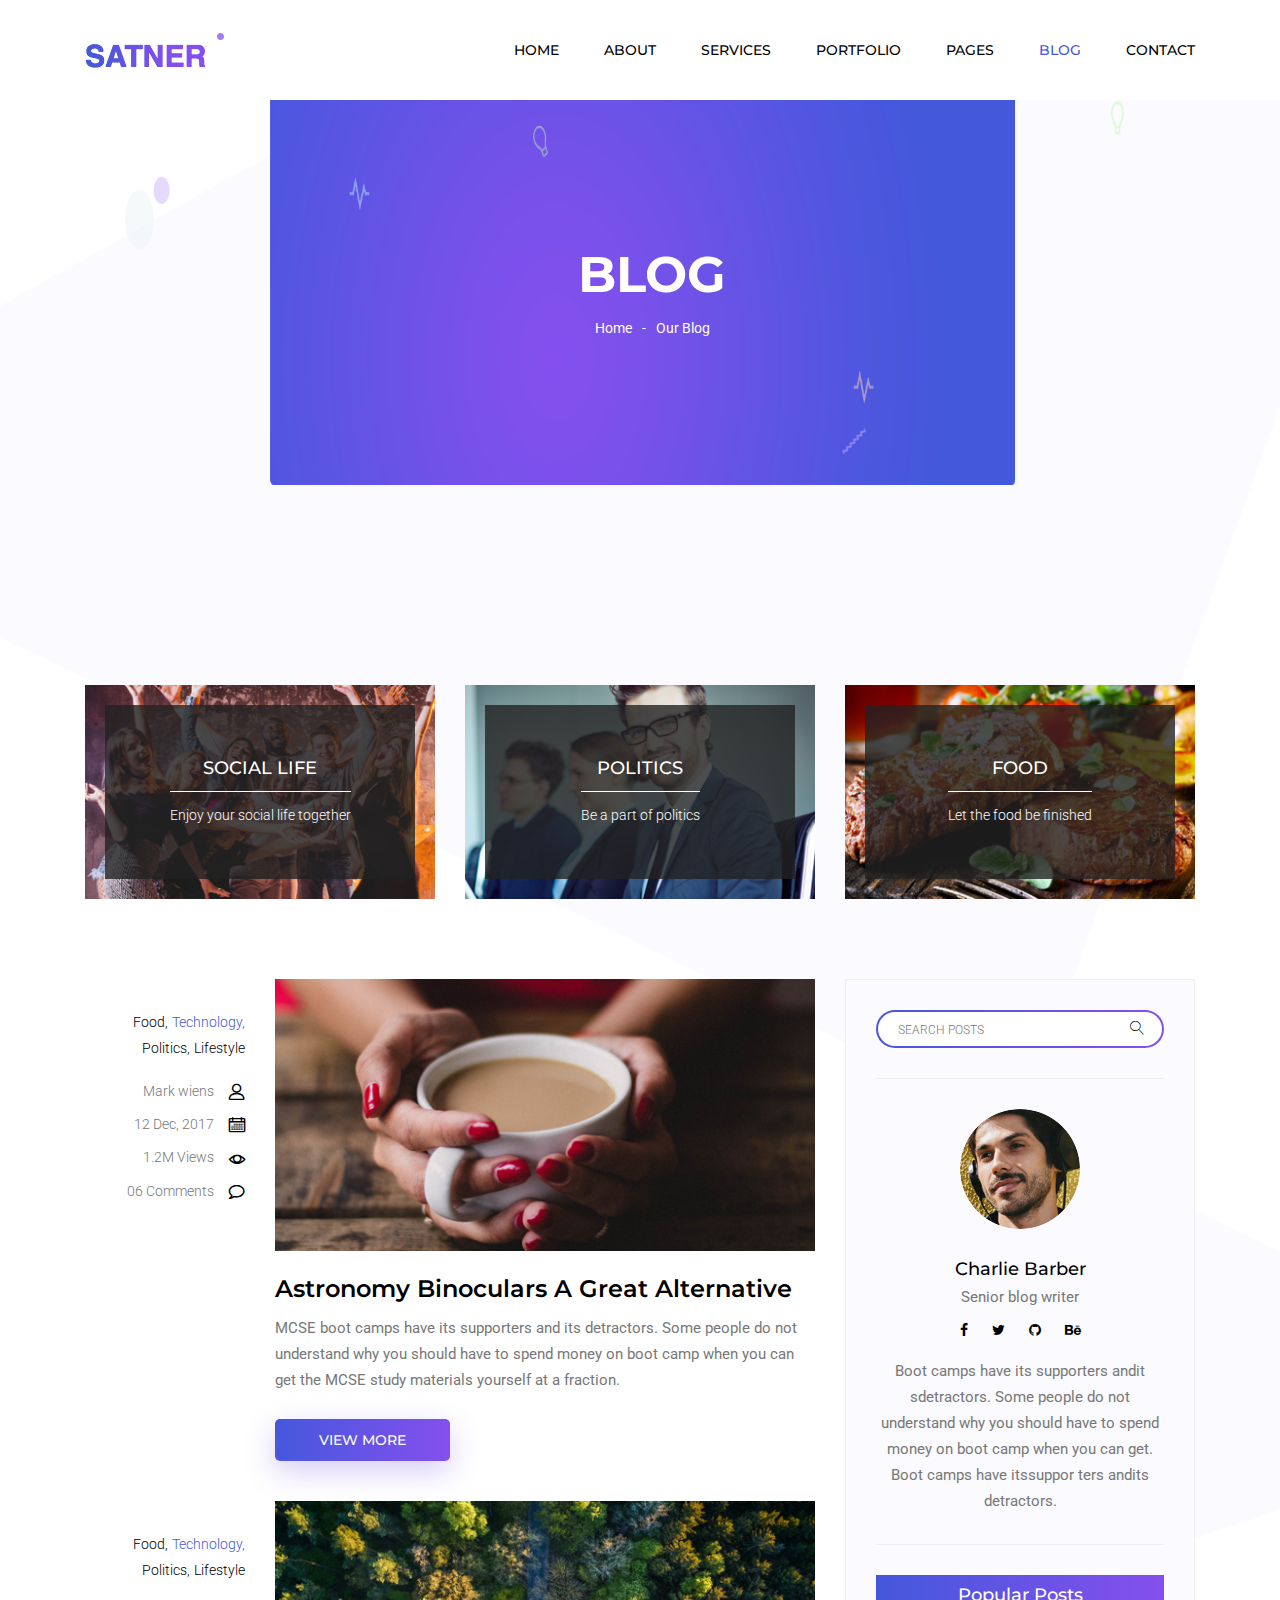
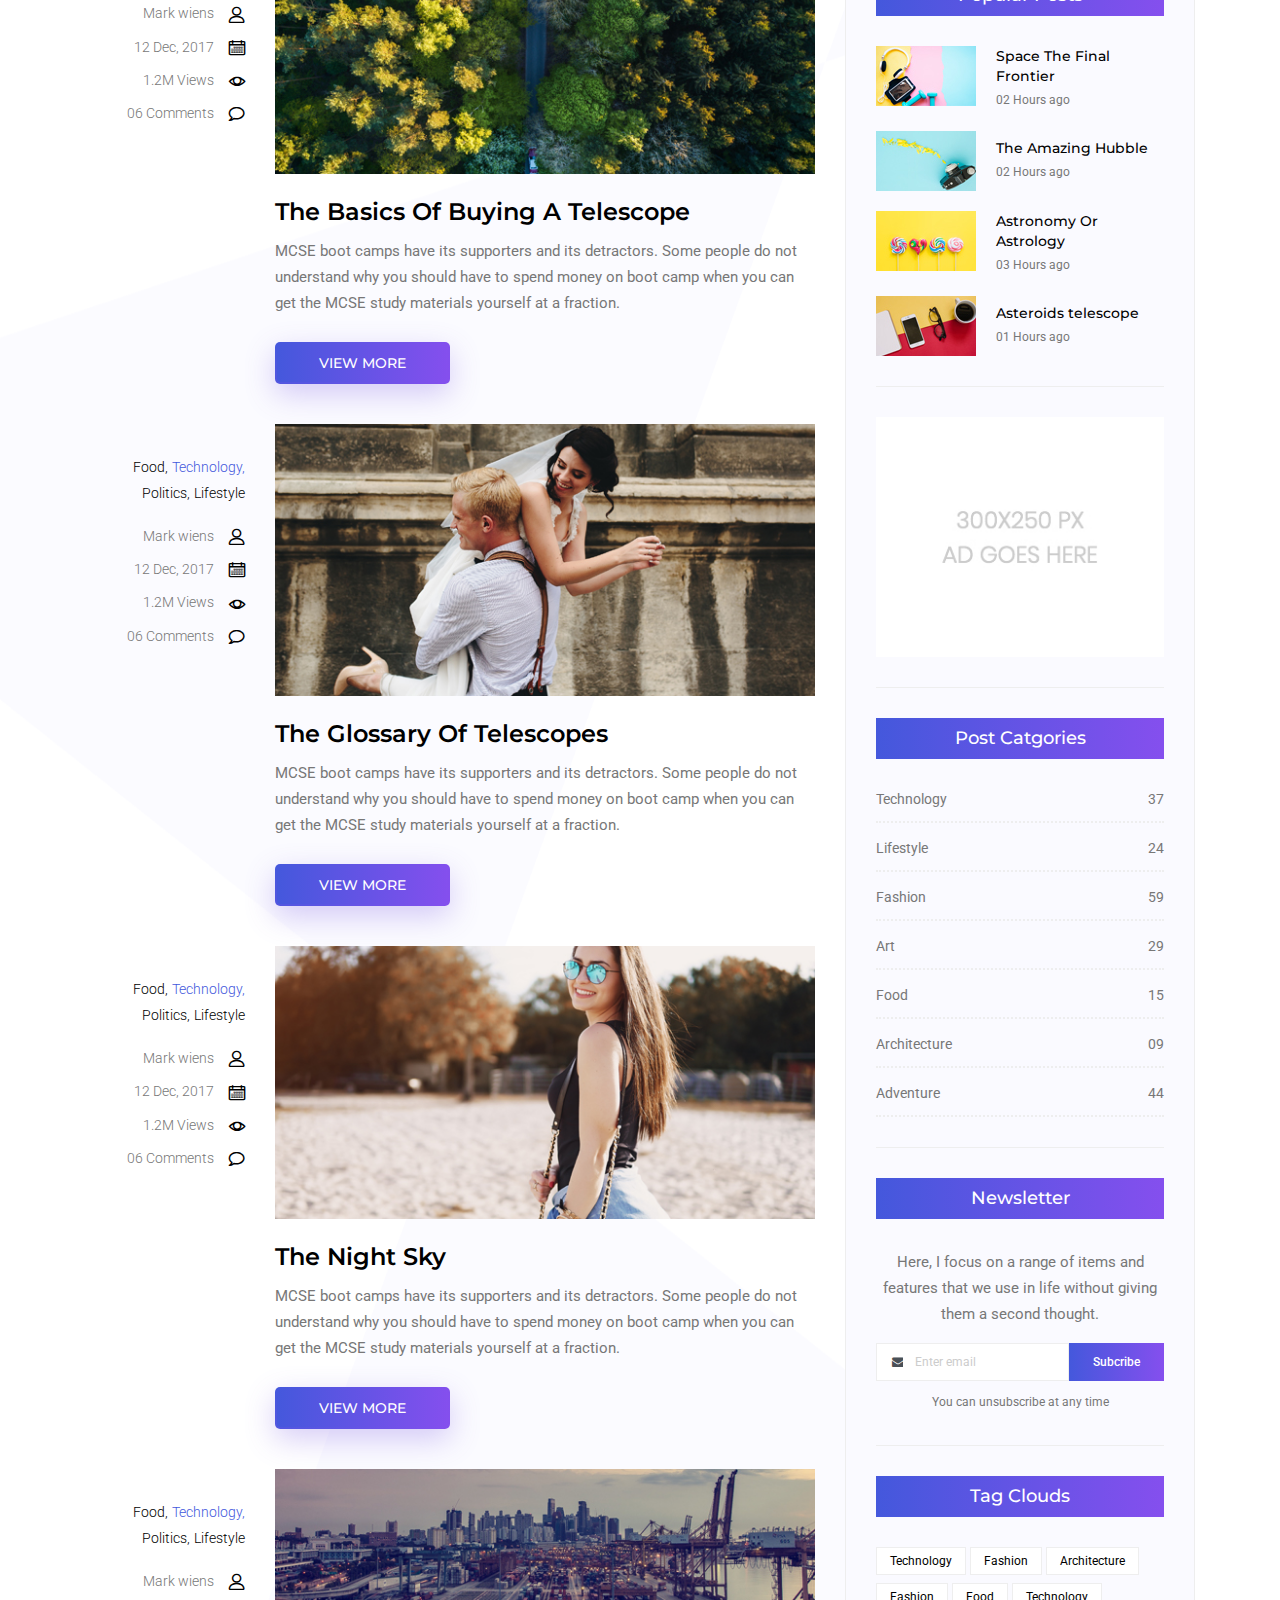
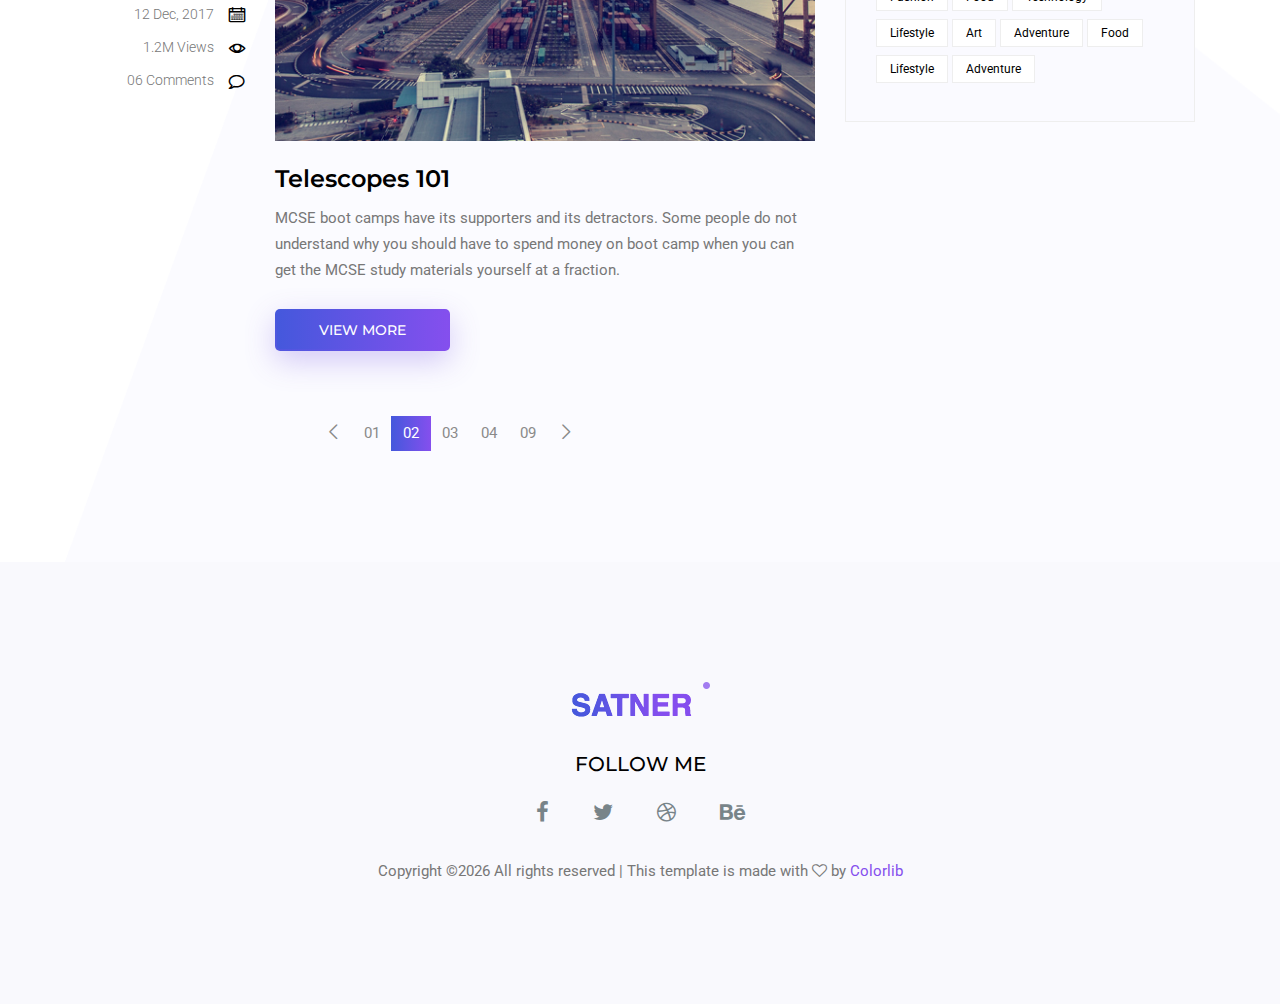
<file: blog.html>
<!doctype html>
<html lang="en">

<head>
	<!-- Required meta tags -->
	<meta charset="utf-8">
	<meta name="viewport" content="width=device-width, initial-scale=1, shrink-to-fit=no">
	<link rel="icon" href="img/favicon.png" type="image/png">
	<title>Blog</title>
	<!-- Bootstrap CSS -->
	<link rel="stylesheet" href="css/bootstrap.css">
	<link rel="stylesheet" href="vendors/linericon/style.css">
	<link rel="stylesheet" href="css/font-awesome.min.css">
	<link rel="stylesheet" href="vendors/owl-carousel/owl.carousel.min.css">
	<link rel="stylesheet" href="css/magnific-popup.css">
	<link rel="stylesheet" href="vendors/nice-select/css/nice-select.css">
	<!-- main css -->
	<link rel="stylesheet" href="css/style.css">
</head>

<body class="blog_version">

	<!--================ Start Header Area =================-->
	<header class="header_area">
		<div class="main_menu">
			<nav class="navbar navbar-expand-lg navbar-light">
				<div class="container">
					<!-- Brand and toggle get grouped for better mobile display -->
					<a class="navbar-brand logo_h" href="index.html"><img src="img/logo.png" alt=""></a>
					<button class="navbar-toggler" type="button" data-toggle="collapse" data-target="#navbarSupportedContent"
					 aria-controls="navbarSupportedContent" aria-expanded="false" aria-label="Toggle navigation">
						<span class="icon-bar"></span>
						<span class="icon-bar"></span>
						<span class="icon-bar"></span>
					</button>
					<!-- Collect the nav links, forms, and other content for toggling -->
					<div class="collapse navbar-collapse offset" id="navbarSupportedContent">
						<ul class="nav navbar-nav menu_nav justify-content-end">
							<li class="nav-item"><a class="nav-link" href="index.html">Home</a></li>
							<li class="nav-item"><a class="nav-link" href="about.html">About</a></li>
							<li class="nav-item"><a class="nav-link" href="services.html">Services</a></li>
							<li class="nav-item"><a class="nav-link" href="portfolio.html">Portfolio</a></li>
							<li class="nav-item submenu dropdown">
								<a href="#" class="nav-link dropdown-toggle" data-toggle="dropdown" role="button" aria-haspopup="true"
								 aria-expanded="false">Pages</a>
								<ul class="dropdown-menu">
                                    <li class="nav-item"><a class="nav-link" href="elements.html">Elements</a></li>
                                    <li class="nav-item"><a class="nav-link" href="portfolio-details.html">Portfolio Details</a></li>
								</ul>
							</li>
							<li class="nav-item submenu dropdown active">
								<a href="#" class="nav-link dropdown-toggle" data-toggle="dropdown" role="button" aria-haspopup="true"
								 aria-expanded="false">Blog</a>
								<ul class="dropdown-menu">
									<li class="nav-item"><a class="nav-link" href="blog.html">Blog</a></li>
									<li class="nav-item"><a class="nav-link" href="single-blog.html">Blog Details</a></li>
								</ul>
							</li>
							<li class="nav-item"><a class="nav-link" href="contact.html">Contact</a></li>
						</ul>
					</div>
				</div>
			</nav>
		</div>
	</header>
	<!--================ End Header Area =================-->

    <!--================ Start Banner Area =================-->
    <section class="banner_area">
        <div class="banner_inner d-flex align-items-center">
            <div class="container">
                <div class="banner_content text-center">
                    <h2>Blog</h2>
                    <div class="page_link">
                        <a href="index.html">Home</a>
                        <a href="blog.html">Our Blog</a>
                    </div>
                </div>
            </div>
        </div>
    </section>
    <!--================ End Banner Area =================-->
        
    <!--================Blog Categorie Area =================-->
    <section class="blog_categorie_area section_gap_top">
        <div class="container">
            <div class="row">
                <div class="col-lg-4">
                    <div class="categories_post">
                        <img src="img/blog/cat-post/cat-post-3.jpg" alt="post">
                        <div class="categories_details">
                            <div class="categories_text">
                                <a href="single-blog.html"><h5>Social Life</h5></a>
                                <div class="border_line"></div>
                                <p>Enjoy your social life together</p>
                            </div>
                        </div>
                    </div>
                </div>
                <div class="col-lg-4">
                    <div class="categories_post">
                        <img src="img/blog/cat-post/cat-post-2.jpg" alt="post">
                        <div class="categories_details">
                            <div class="categories_text">
                                <a href="single-blog.html"><h5>Politics</h5></a>
                                <div class="border_line"></div>
                                <p>Be a part of politics</p>
                            </div>
                        </div>
                    </div>
                </div>
                <div class="col-lg-4">
                    <div class="categories_post">
                        <img src="img/blog/cat-post/cat-post-1.jpg" alt="post">
                        <div class="categories_details">
                            <div class="categories_text">
                                <a href="single-blog.html"><h5>Food</h5></a>
                                <div class="border_line"></div>
                                <p>Let the food be finished</p>
                            </div>
                        </div>
                    </div>
                </div>
            </div>
        </div>
    </section>
    <!--================Blog Categorie Area =================-->
    
    <!--================Blog Area =================-->
    <section class="blog_area">
        <div class="container">
            <div class="row">
                <div class="col-lg-8">
                    <div class="blog_left_sidebar">
                        <article class="row blog_item">
                            <div class="col-md-3">
                                <div class="blog_info text-right">
                                    <div class="post_tag">
                                        <a href="#">Food,</a>
                                        <a class="active" href="#">Technology,</a>
                                        <a href="#">Politics,</a>
                                        <a href="#">Lifestyle</a>
                                    </div>
                                    <ul class="blog_meta list">
                                        <li><a href="#">Mark wiens<i class="lnr lnr-user"></i></a></li>
                                        <li><a href="#">12 Dec, 2017<i class="lnr lnr-calendar-full"></i></a></li>
                                        <li><a href="#">1.2M Views<i class="lnr lnr-eye"></i></a></li>
                                        <li><a href="#">06 Comments<i class="lnr lnr-bubble"></i></a></li>
                                    </ul>
                                </div>
                            </div>
                            <div class="col-md-9">
                                <div class="blog_post">
                                    <img src="img/blog/main-blog/m-blog-1.jpg" alt="">
                                    <div class="blog_details">
                                        <a href="single-blog.html"><h2>Astronomy Binoculars A Great Alternative</h2></a>
                                        <p>MCSE boot camps have its supporters and its detractors. Some people do not understand why you should have to spend money on boot camp when you can get the MCSE study materials yourself at a fraction.</p>
                                        <a href="single-blog.html" class="primary_btn"><span>View More</span></a>
                                    </div>
                                </div>
                            </div>
                        </article>
                        <article class="row blog_item">
                            <div class="col-md-3">
                                <div class="blog_info text-right">
                                    <div class="post_tag">
                                        <a href="#">Food,</a>
                                        <a class="active" href="#">Technology,</a>
                                        <a href="#">Politics,</a>
                                        <a href="#">Lifestyle</a>
                                    </div>
                                    <ul class="blog_meta list">
                                        <li><a href="#">Mark wiens<i class="lnr lnr-user"></i></a></li>
                                        <li><a href="#">12 Dec, 2017<i class="lnr lnr-calendar-full"></i></a></li>
                                        <li><a href="#">1.2M Views<i class="lnr lnr-eye"></i></a></li>
                                        <li><a href="#">06 Comments<i class="lnr lnr-bubble"></i></a></li>
                                    </ul>
                                </div>
                            </div>
                            <div class="col-md-9">
                                <div class="blog_post">
                                    <img src="img/blog/main-blog/m-blog-2.jpg" alt="">
                                    <div class="blog_details">
                                        <a href="single-blog.html"><h2>The Basics Of Buying A Telescope</h2></a>
                                        <p>MCSE boot camps have its supporters and its detractors. Some people do not understand why you should have to spend money on boot camp when you can get the MCSE study materials yourself at a fraction.</p>
                                        <a href="single-blog.html" class="primary_btn"><span>View More</span></a>
                                    </div>
                                </div>
                            </div>
                        </article>
                        <article class="row blog_item">
                            <div class="col-md-3">
                                <div class="blog_info text-right">
                                    <div class="post_tag">
                                        <a href="#">Food,</a>
                                        <a class="active" href="#">Technology,</a>
                                        <a href="#">Politics,</a>
                                        <a href="#">Lifestyle</a>
                                    </div>
                                    <ul class="blog_meta list">
                                        <li><a href="#">Mark wiens<i class="lnr lnr-user"></i></a></li>
                                        <li><a href="#">12 Dec, 2017<i class="lnr lnr-calendar-full"></i></a></li>
                                        <li><a href="#">1.2M Views<i class="lnr lnr-eye"></i></a></li>
                                        <li><a href="#">06 Comments<i class="lnr lnr-bubble"></i></a></li>
                                    </ul>
                                </div>
                            </div>
                            <div class="col-md-9">
                                <div class="blog_post">
                                    <img src="img/blog/main-blog/m-blog-3.jpg" alt="">
                                    <div class="blog_details">
                                        <a href="single-blog.html"><h2>The Glossary Of Telescopes</h2></a>
                                        <p>MCSE boot camps have its supporters and its detractors. Some people do not understand why you should have to spend money on boot camp when you can get the MCSE study materials yourself at a fraction.</p>
                                        <a href="single-blog.html" class="primary_btn"><span>View More</span></a>
                                    </div>
                                </div>
                            </div>
                        </article>
                        <article class="row blog_item">
                            <div class="col-md-3">
                                <div class="blog_info text-right">
                                    <div class="post_tag">
                                        <a href="#">Food,</a>
                                        <a class="active" href="#">Technology,</a>
                                        <a href="#">Politics,</a>
                                        <a href="#">Lifestyle</a>
                                    </div>
                                    <ul class="blog_meta list">
                                        <li><a href="#">Mark wiens<i class="lnr lnr-user"></i></a></li>
                                        <li><a href="#">12 Dec, 2017<i class="lnr lnr-calendar-full"></i></a></li>
                                        <li><a href="#">1.2M Views<i class="lnr lnr-eye"></i></a></li>
                                        <li><a href="#">06 Comments<i class="lnr lnr-bubble"></i></a></li>
                                    </ul>
                                </div>
                            </div>
                            <div class="col-md-9">
                                <div class="blog_post">
                                    <img src="img/blog/main-blog/m-blog-4.jpg" alt="">
                                    <div class="blog_details">
                                        <a href="single-blog.html"><h2>The Night Sky</h2></a>
                                        <p>MCSE boot camps have its supporters and its detractors. Some people do not understand why you should have to spend money on boot camp when you can get the MCSE study materials yourself at a fraction.</p>
                                        <a href="single-blog.html" class="primary_btn"><span>View More</span></a>
                                    </div>
                                </div>
                            </div>
                        </article>
                        <article class="row blog_item">
                            <div class="col-md-3">
                                <div class="blog_info text-right">
                                    <div class="post_tag">
                                        <a href="#">Food,</a>
                                        <a class="active" href="#">Technology,</a>
                                        <a href="#">Politics,</a>
                                        <a href="#">Lifestyle</a>
                                    </div>
                                    <ul class="blog_meta list">
                                        <li><a href="#">Mark wiens<i class="lnr lnr-user"></i></a></li>
                                        <li><a href="#">12 Dec, 2017<i class="lnr lnr-calendar-full"></i></a></li>
                                        <li><a href="#">1.2M Views<i class="lnr lnr-eye"></i></a></li>
                                        <li><a href="#">06 Comments<i class="lnr lnr-bubble"></i></a></li>
                                    </ul>
                                </div>
                            </div>
                            <div class="col-md-9">
                                <div class="blog_post">
                                    <img src="img/blog/main-blog/m-blog-5.jpg" alt="">
                                    <div class="blog_details">
                                        <a href="single-blog.html"><h2>Telescopes 101</h2></a>
                                        <p>MCSE boot camps have its supporters and its detractors. Some people do not understand why you should have to spend money on boot camp when you can get the MCSE study materials yourself at a fraction.</p>
                                        <a href="single-blog.html" class="primary_btn"><span>View More</span></a>
                                    </div>
                                </div>
                            </div>
                        </article>
                        <nav class="blog-pagination justify-content-center d-flex">
                            <ul class="pagination">
                                <li class="page-item">
                                    <a href="#" class="page-link" aria-label="Previous">
                                        <span aria-hidden="true">
                                            <span class="lnr lnr-chevron-left"></span>
                                        </span>
                                    </a>
                                </li>
                                <li class="page-item"><a href="#" class="page-link">01</a></li>
                                <li class="page-item active"><a href="#" class="page-link">02</a></li>
                                <li class="page-item"><a href="#" class="page-link">03</a></li>
                                <li class="page-item"><a href="#" class="page-link">04</a></li>
                                <li class="page-item"><a href="#" class="page-link">09</a></li>
                                <li class="page-item">
                                    <a href="#" class="page-link" aria-label="Next">
                                        <span aria-hidden="true">
                                            <span class="lnr lnr-chevron-right"></span>
                                        </span>
                                    </a>
                                </li>
                            </ul>
                        </nav>
                    </div>
                </div>
                <div class="col-lg-4">
                    <div class="blog_right_sidebar">
                        <aside class="single_sidebar_widget search_widget">
                            <div class="input-group">
                                <input type="text" class="form-control" placeholder="Search Posts">
                                <span class="input-group-btn">
                                    <button class="btn btn-default" type="button"><i class="lnr lnr-magnifier"></i></button>
                                </span>
                            </div><!-- /input-group -->
                            <div class="br"></div>
                        </aside>
                        <aside class="single_sidebar_widget author_widget">
                            <img class="author_img rounded-circle" src="img/blog/author.png" alt="">
                            <h4>Charlie Barber</h4>
                            <p>Senior blog writer</p>
                            <div class="social_icon">
                                <a href="#"><i class="fa fa-facebook"></i></a>
                                <a href="#"><i class="fa fa-twitter"></i></a>
                                <a href="#"><i class="fa fa-github"></i></a>
                                <a href="#"><i class="fa fa-behance"></i></a>
                            </div>
                            <p>Boot camps have its supporters andit sdetractors. Some people do not understand why you should have to spend money on boot camp when you can get. Boot camps have itssuppor ters andits detractors.</p>
                            <div class="br"></div>
                        </aside>
                        <aside class="single_sidebar_widget popular_post_widget">
                            <h3 class="widget_title">Popular Posts</h3>
                            <div class="media post_item">
                                <img src="img/blog/popular-post/post1.jpg" alt="post">
                                <div class="media-body">
                                    <a href="single-blog.html"><h3>Space The Final Frontier</h3></a>
                                    <p>02 Hours ago</p>
                                </div>
                            </div>
                            <div class="media post_item">
                                <img src="img/blog/popular-post/post2.jpg" alt="post">
                                <div class="media-body">
                                    <a href="single-blog.html"><h3>The Amazing Hubble</h3></a>
                                    <p>02 Hours ago</p>
                                </div>
                            </div>
                            <div class="media post_item">
                                <img src="img/blog/popular-post/post3.jpg" alt="post">
                                <div class="media-body">
                                    <a href="single-blog.html"><h3>Astronomy Or Astrology</h3></a>
                                    <p>03 Hours ago</p>
                                </div>
                            </div>
                            <div class="media post_item">
                                <img src="img/blog/popular-post/post4.jpg" alt="post">
                                <div class="media-body">
                                    <a href="single-blog.html"><h3>Asteroids telescope</h3></a>
                                    <p>01 Hours ago</p>
                                </div>
                            </div>
                            <div class="br"></div>
                        </aside>
                        <aside class="single_sidebar_widget ads_widget">
                            <a href="#"><img class="img-fluid" src="img/blog/add.jpg" alt=""></a>
                            <div class="br"></div>
                        </aside>
                        <aside class="single_sidebar_widget post_category_widget">
                            <h4 class="widget_title">Post Catgories</h4>
                            <ul class="list cat-list">
                                <li>
                                    <a href="#" class="d-flex justify-content-between">
                                        <p>Technology</p>
                                        <p>37</p>
                                    </a>
                                </li>
                                <li>
                                    <a href="#" class="d-flex justify-content-between">
                                        <p>Lifestyle</p>
                                        <p>24</p>
                                    </a>
                                </li>
                                <li>
                                    <a href="#" class="d-flex justify-content-between">
                                        <p>Fashion</p>
                                        <p>59</p>
                                    </a>
                                </li>
                                <li>
                                    <a href="#" class="d-flex justify-content-between">
                                        <p>Art</p>
                                        <p>29</p>
                                    </a>
                                </li>
                                <li>
                                    <a href="#" class="d-flex justify-content-between">
                                        <p>Food</p>
                                        <p>15</p>
                                    </a>
                                </li>
                                <li>
                                    <a href="#" class="d-flex justify-content-between">
                                        <p>Architecture</p>
                                        <p>09</p>
                                    </a>
                                </li>
                                <li>
                                    <a href="#" class="d-flex justify-content-between">
                                        <p>Adventure</p>
                                        <p>44</p>
                                    </a>
                                </li>															
                            </ul>
                            <div class="br"></div>
                        </aside>
                        <aside class="single-sidebar-widget newsletter_widget">
                            <h4 class="widget_title">Newsletter</h4>
                            <p>
                            Here, I focus on a range of items and features that we use in life without
                            giving them a second thought.
                            </p>
                            <div class="form-group d-flex flex-row">
                                <div class="input-group">
                                    <div class="input-group-prepend">
                                        <div class="input-group-text"><i class="fa fa-envelope" aria-hidden="true"></i></div>
                                    </div>
                                    <input type="text" class="form-control" id="inlineFormInputGroup" placeholder="Enter email" onfocus="this.placeholder = ''" onblur="this.placeholder = 'Enter email'">
                                </div>
                                <a href="#" class="bbtns">Subcribe</a>
                            </div>	
                            <p class="text-bottom">You can unsubscribe at any time</p>	
                            <div class="br"></div>							
                        </aside>
                        <aside class="single-sidebar-widget tag_cloud_widget">
                            <h4 class="widget_title">Tag Clouds</h4>
                            <ul class="list">
                                <li><a href="#">Technology</a></li>
                                <li><a href="#">Fashion</a></li>
                                <li><a href="#">Architecture</a></li>
                                <li><a href="#">Fashion</a></li>
                                <li><a href="#">Food</a></li>
                                <li><a href="#">Technology</a></li>
                                <li><a href="#">Lifestyle</a></li>
                                <li><a href="#">Art</a></li>
                                <li><a href="#">Adventure</a></li>
                                <li><a href="#">Food</a></li>
                                <li><a href="#">Lifestyle</a></li>
                                <li><a href="#">Adventure</a></li>
                            </ul>
                        </aside>
                    </div>
                </div>
            </div>
        </div>
    </section>
    <!--================Blog Area =================-->
    
    <!--================Footer Area =================-->
	<footer class="footer_area">
        <div class="container">
            <div class="row justify-content-center">
                <div class="col-lg-12">
                    <div class="footer_top flex-column">
                        <div class="footer_logo">
                            <a href="#">
                                <img src="img/logo.png" alt="">
                            </a>
                            <h4>Follow Me</h4>
                        </div>
                        <div class="footer_social">
                            <a href="#"><i class="fa fa-facebook"></i></a>
                            <a href="#"><i class="fa fa-twitter"></i></a>
                            <a href="#"><i class="fa fa-dribbble"></i></a>
                            <a href="#"><i class="fa fa-behance"></i></a>
                        </div>
                    </div>
                </div>
            </div>
            <div class="row footer_bottom justify-content-center">
                <p class="col-lg-8 col-sm-12 footer-text">
                    <!-- Link back to Colorlib can't be removed. Template is licensed under CC BY 3.0. -->
Copyright &copy;<script>document.write(new Date().getFullYear());</script> All rights reserved | This template is made with <i class="fa fa-heart-o" aria-hidden="true"></i> by <a href="https://colorlib.com" target="_blank">Colorlib</a>
<!-- Link back to Colorlib can't be removed. Template is licensed under CC BY 3.0. --></p>
            </div>
        </div>
    </footer>
    <!--================End Footer Area =================-->
   
    <!-- Optional JavaScript -->
    <!-- jQuery first, then Popper.js, then Bootstrap JS -->
    <script src="js/jquery-3.2.1.min.js"></script>
    <script src="js/popper.js"></script>
    <script src="js/bootstrap.min.js"></script>
    <script src="js/stellar.js"></script>
    <script src="vendors/lightbox/simpleLightbox.min.js"></script>
    <script src="vendors/nice-select/js/jquery.nice-select.min.js"></script>
    <script src="vendors/isotope/imagesloaded.pkgd.min.js"></script>
    <script src="vendors/isotope/isotope-min.js"></script>
    <script src="vendors/owl-carousel/owl.carousel.min.js"></script>
    <script src="js/jquery.ajaxchimp.min.js"></script>
    <script src="js/mail-script.js"></script>
    <script src="js/theme.js"></script>
</body>
</html>
</file>
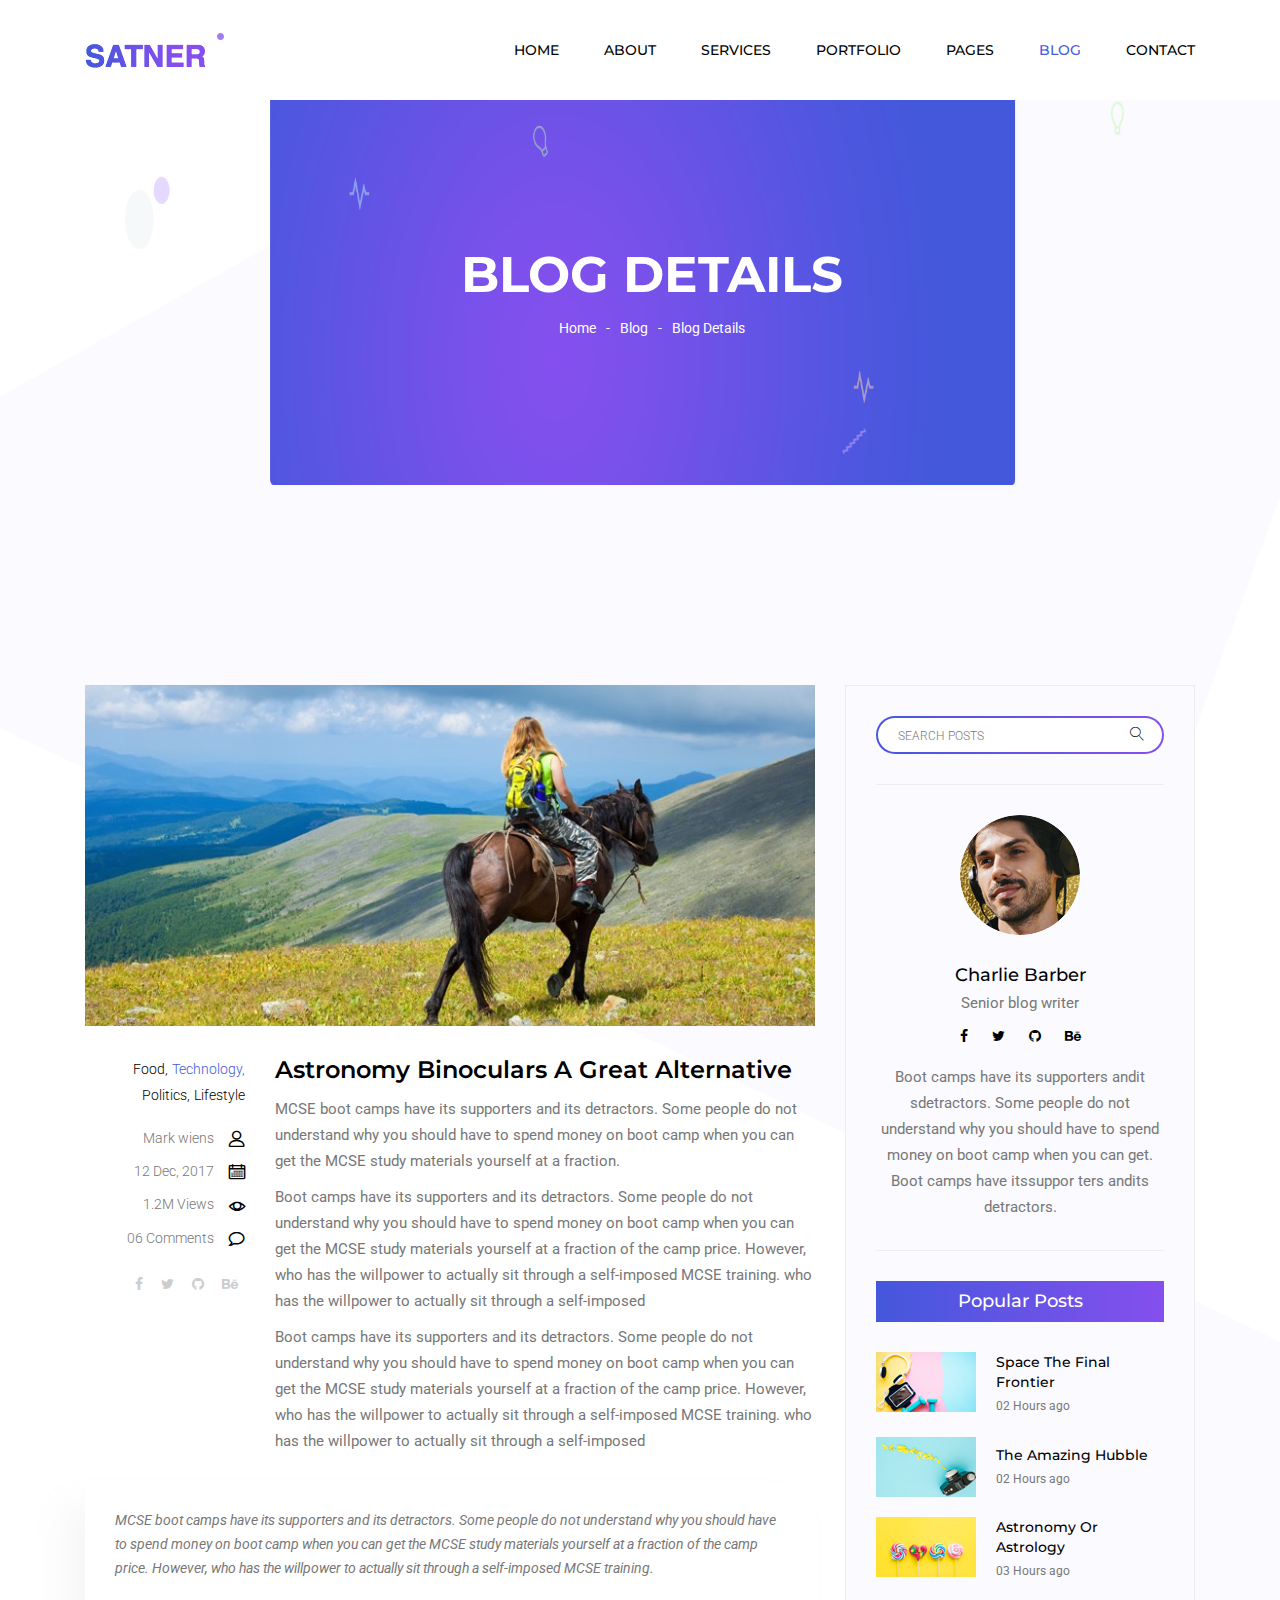
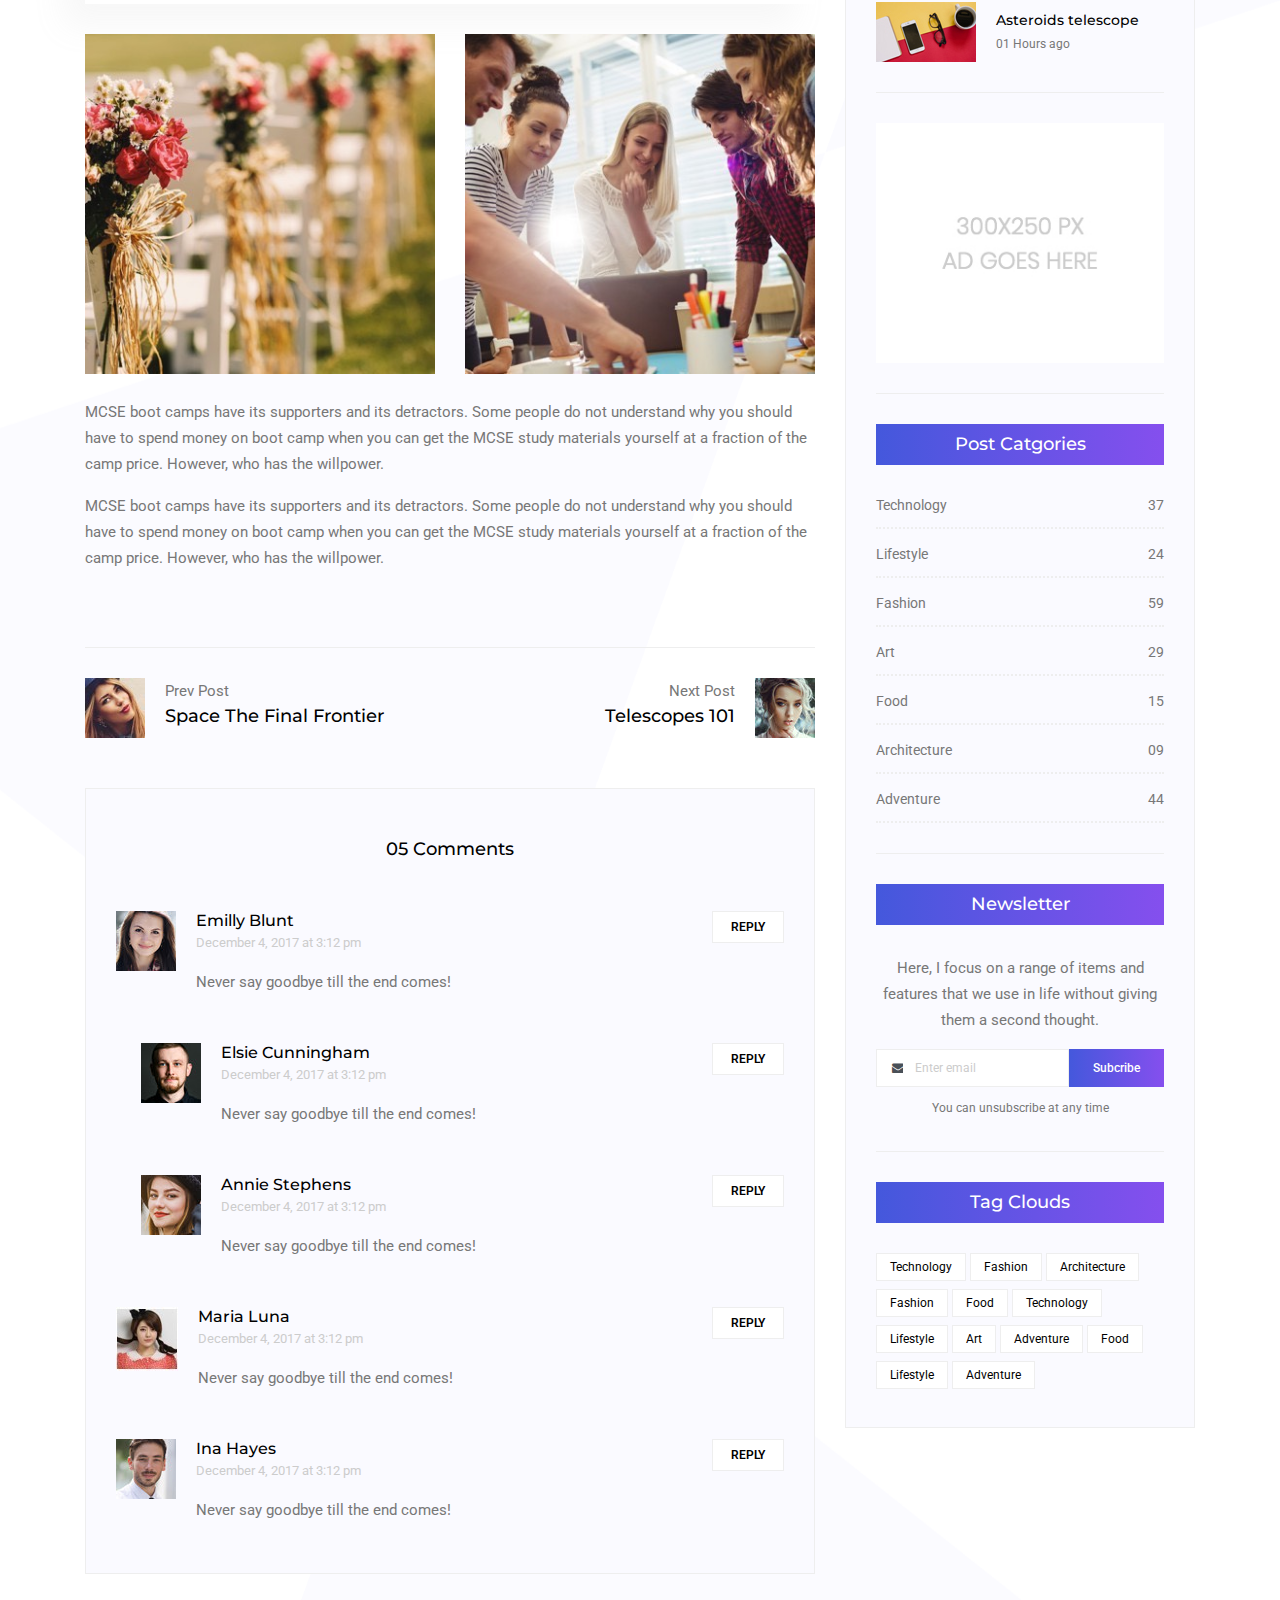
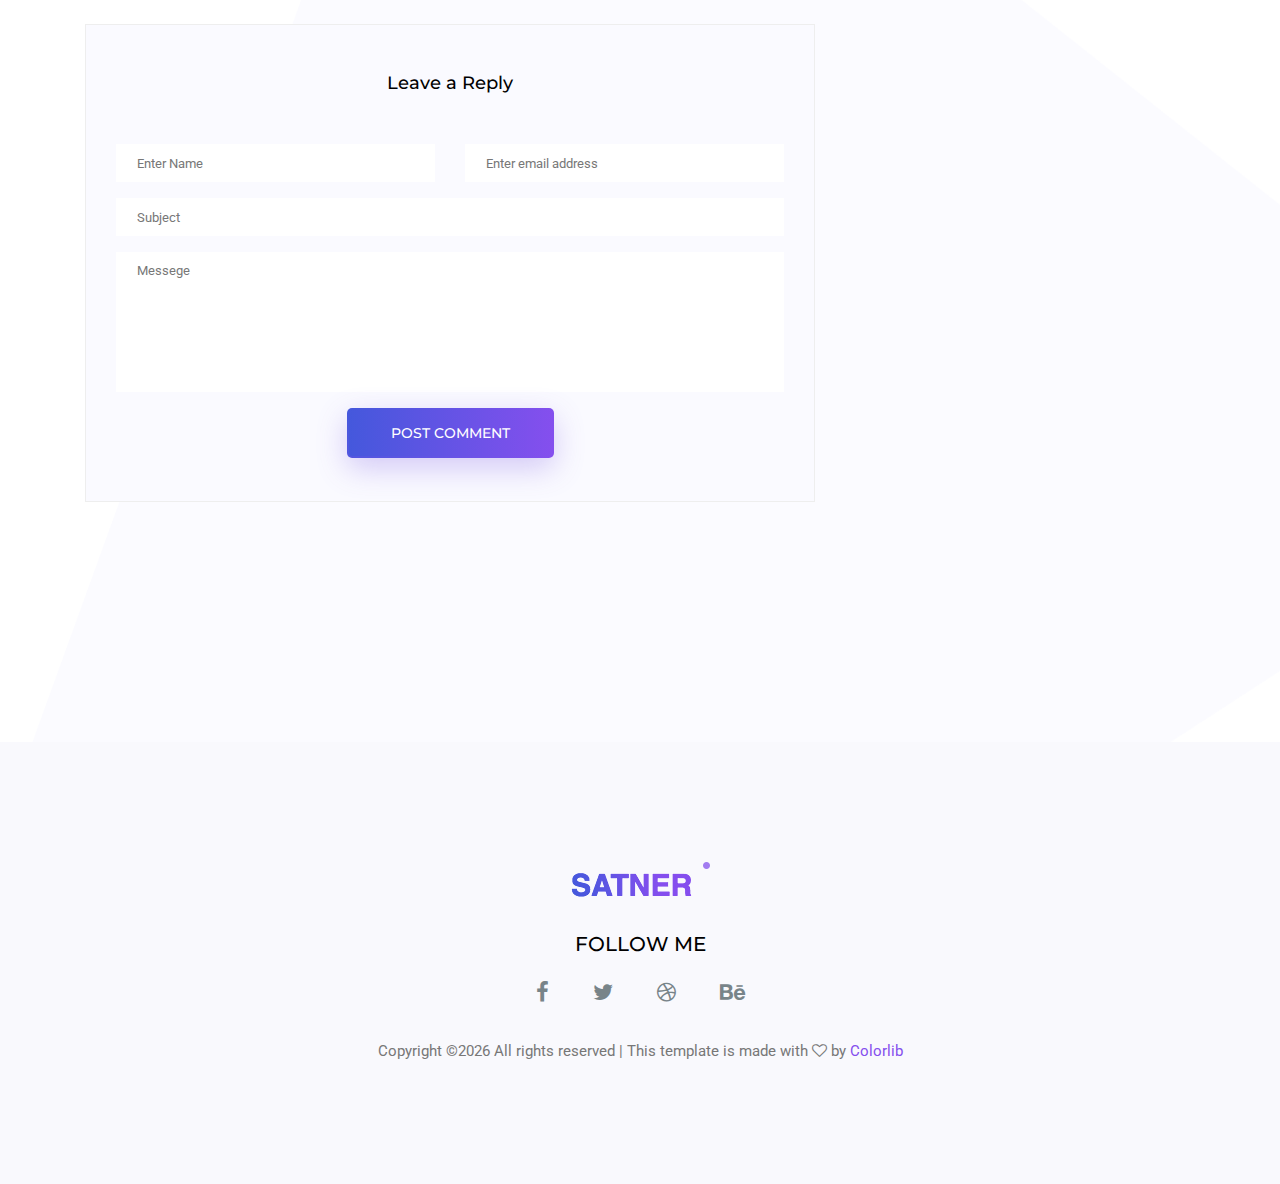
<file: single-blog.html>
<!doctype html>
<html lang="en">

<head>
	<!-- Required meta tags -->
	<meta charset="utf-8">
	<meta name="viewport" content="width=device-width, initial-scale=1, shrink-to-fit=no">
	<link rel="icon" href="img/favicon.png" type="image/png">
	<title>Blog Details</title>
	<!-- Bootstrap CSS -->
	<link rel="stylesheet" href="css/bootstrap.css">
	<link rel="stylesheet" href="vendors/linericon/style.css">
	<link rel="stylesheet" href="css/font-awesome.min.css">
	<link rel="stylesheet" href="vendors/owl-carousel/owl.carousel.min.css">
	<link rel="stylesheet" href="css/magnific-popup.css">
	<link rel="stylesheet" href="vendors/nice-select/css/nice-select.css">
	<!-- main css -->
	<link rel="stylesheet" href="css/style.css">
</head>

<body class="blog_version">

	<!--================ Start Header Area =================-->
	<header class="header_area">
		<div class="main_menu">
			<nav class="navbar navbar-expand-lg navbar-light">
				<div class="container">
					<!-- Brand and toggle get grouped for better mobile display -->
					<a class="navbar-brand logo_h" href="index.html"><img src="img/logo.png" alt=""></a>
					<button class="navbar-toggler" type="button" data-toggle="collapse" data-target="#navbarSupportedContent"
					 aria-controls="navbarSupportedContent" aria-expanded="false" aria-label="Toggle navigation">
						<span class="icon-bar"></span>
						<span class="icon-bar"></span>
						<span class="icon-bar"></span>
					</button>
					<!-- Collect the nav links, forms, and other content for toggling -->
					<div class="collapse navbar-collapse offset" id="navbarSupportedContent">
						<ul class="nav navbar-nav menu_nav justify-content-end">
							<li class="nav-item"><a class="nav-link" href="index.html">Home</a></li>
							<li class="nav-item"><a class="nav-link" href="about.html">About</a></li>
							<li class="nav-item"><a class="nav-link" href="services.html">Services</a></li>
							<li class="nav-item"><a class="nav-link" href="portfolio.html">Portfolio</a></li>
							<li class="nav-item submenu dropdown">
								<a href="#" class="nav-link dropdown-toggle" data-toggle="dropdown" role="button" aria-haspopup="true"
								 aria-expanded="false">Pages</a>
								<ul class="dropdown-menu">
                                    <li class="nav-item"><a class="nav-link" href="elements.html">Elements</a></li>
                                    <li class="nav-item"><a class="nav-link" href="portfolio-details.html">Portfolio Details</a></li>
								</ul>
							</li>
							<li class="nav-item submenu dropdown active">
								<a href="#" class="nav-link dropdown-toggle" data-toggle="dropdown" role="button" aria-haspopup="true"
								 aria-expanded="false">Blog</a>
								<ul class="dropdown-menu">
									<li class="nav-item"><a class="nav-link" href="blog.html">Blog</a></li>
									<li class="nav-item"><a class="nav-link" href="single-blog.html">Blog Details</a></li>
								</ul>
							</li>
							<li class="nav-item"><a class="nav-link" href="contact.html">Contact</a></li>
						</ul>
					</div>
				</div>
			</nav>
		</div>
	</header>
	<!--================ End Header Area =================-->

    <!--================ Start Banner Area =================-->
    <section class="banner_area">
        <div class="banner_inner d-flex align-items-center">
            <div class="container">
                <div class="banner_content text-center">
                    <h2>Blog Details</h2>
                    <div class="page_link">
                        <a href="index.html">Home</a>
                        <a href="blog.html">Blog</a>
                        <a href="single-blog.html">Blog Details</a>
                    </div>
                </div>
            </div>
        </div>
    </section>
    <!--================ End Banner Area =================-->
    
    <!--================Blog Area =================-->
    <section class="blog_area single-post-area section_gap">
        <div class="container">
            <div class="row">
                <div class="col-lg-8 posts-list">
                    <div class="single-post row">
                        <div class="col-lg-12">
                            <div class="feature-img">
                                <img class="img-fluid" src="img/blog/feature-img1.jpg" alt="">
                            </div>									
                        </div>
                        <div class="col-lg-3  col-md-3">
                            <div class="blog_info text-right">
                                <div class="post_tag">
                                    <a href="#">Food,</a>
                                    <a class="active" href="#">Technology,</a>
                                    <a href="#">Politics,</a>
                                    <a href="#">Lifestyle</a>
                                </div>
                                <ul class="blog_meta list">
                                    <li><a href="#">Mark wiens<i class="lnr lnr-user"></i></a></li>
                                    <li><a href="#">12 Dec, 2017<i class="lnr lnr-calendar-full"></i></a></li>
                                    <li><a href="#">1.2M Views<i class="lnr lnr-eye"></i></a></li>
                                    <li><a href="#">06 Comments<i class="lnr lnr-bubble"></i></a></li>
                                </ul>
                                <ul class="social-links">
                                    <li><a href="#"><i class="fa fa-facebook"></i></a></li>
                                    <li><a href="#"><i class="fa fa-twitter"></i></a></li>
                                    <li><a href="#"><i class="fa fa-github"></i></a></li>
                                    <li><a href="#"><i class="fa fa-behance"></i></a></li>
                                </ul>
                            </div>
                        </div>
                        <div class="col-lg-9 col-md-9 blog_details">
                            <h2>Astronomy Binoculars A Great Alternative</h2>
                            <p class="excert">
                                MCSE boot camps have its supporters and its detractors. Some people do not understand why you should have to spend money on boot camp when you can get the MCSE study materials yourself at a fraction.
                            </p>
                            <p>
                                Boot camps have its supporters and its detractors. Some people do not understand why you should have to spend money on boot camp when you can get the MCSE study materials yourself at a fraction of the camp price. However, who has the willpower to actually sit through a self-imposed MCSE training. who has the willpower to actually sit through a self-imposed
                            </p>
                            <p>
                                Boot camps have its supporters and its detractors. Some people do not understand why you should have to spend money on boot camp when you can get the MCSE study materials yourself at a fraction of the camp price. However, who has the willpower to actually sit through a self-imposed MCSE training. who has the willpower to actually sit through a self-imposed
                            </p>
                        </div>
                        <div class="col-lg-12">
                            <div class="quotes">
                                MCSE boot camps have its supporters and its detractors. Some people do not understand why you should have to spend money on boot camp when you can get the MCSE study materials yourself at a fraction of the camp price. However, who has the willpower to actually sit through a self-imposed MCSE training.										
                            </div>
                            <div class="row">
                                <div class="col-6">
                                    <img class="img-fluid" src="img/blog/post-img1.jpg" alt="">
                                </div>
                                <div class="col-6">
                                    <img class="img-fluid" src="img/blog/post-img2.jpg" alt="">
                                </div>	
                                <div class="col-lg-12 mt-25">
                                    <p>
                                        MCSE boot camps have its supporters and its detractors. Some people do not understand why you should have to spend money on boot camp when you can get the MCSE study materials yourself at a fraction of the camp price. However, who has the willpower.
                                    </p>
                                    <p>
                                        MCSE boot camps have its supporters and its detractors. Some people do not understand why you should have to spend money on boot camp when you can get the MCSE study materials yourself at a fraction of the camp price. However, who has the willpower.
                                    </p>											
                                </div>									
                            </div>
                        </div>
                    </div>
                    <div class="navigation-area">
                        <div class="row">
                            <div class="col-lg-6 col-md-6 col-12 nav-left flex-row d-flex justify-content-start align-items-center">
                                <div class="thumb">
                                    <a href="#"><img class="img-fluid" src="img/blog/prev.jpg" alt=""></a>
                                </div>
                                <div class="arrow">
                                    <a href="#"><span class="lnr text-white lnr-arrow-left"></span></a>
                                </div>
                                <div class="detials">
                                    <p>Prev Post</p>
                                    <a href="#"><h4>Space The Final Frontier</h4></a>
                                </div>
                            </div>
                            <div class="col-lg-6 col-md-6 col-12 nav-right flex-row d-flex justify-content-end align-items-center">
                                <div class="detials">
                                    <p>Next Post</p>
                                    <a href="#"><h4>Telescopes 101</h4></a>
                                </div>
                                <div class="arrow">
                                    <a href="#"><span class="lnr text-white lnr-arrow-right"></span></a>
                                </div>
                                <div class="thumb">
                                    <a href="#"><img class="img-fluid" src="img/blog/next.jpg" alt=""></a>
                                </div>										
                            </div>									
                        </div>
                    </div>
                    <div class="comments-area">
                        <h4>05 Comments</h4>
                        <div class="comment-list">
                            <div class="single-comment justify-content-between d-flex">
                                <div class="user justify-content-between d-flex">
                                    <div class="thumb">
                                        <img src="img/blog/c1.jpg" alt="">
                                    </div>
                                    <div class="desc">
                                        <h5><a href="#">Emilly Blunt</a></h5>
                                        <p class="date">December 4, 2017 at 3:12 pm </p>
                                        <p class="comment">
                                            Never say goodbye till the end comes!
                                        </p>
                                    </div>
                                </div>
                                <div class="reply-btn">
                                        <a href="" class="btn-reply text-uppercase">reply</a> 
                                </div>
                            </div>
                        </div>	
                        <div class="comment-list left-padding">
                            <div class="single-comment justify-content-between d-flex">
                                <div class="user justify-content-between d-flex">
                                    <div class="thumb">
                                        <img src="img/blog/c2.jpg" alt="">
                                    </div>
                                    <div class="desc">
                                        <h5><a href="#">Elsie Cunningham</a></h5>
                                        <p class="date">December 4, 2017 at 3:12 pm </p>
                                        <p class="comment">
                                            Never say goodbye till the end comes!
                                        </p>
                                    </div>
                                </div>
                                <div class="reply-btn">
                                        <a href="" class="btn-reply text-uppercase">reply</a> 
                                </div>
                            </div>
                        </div>	
                        <div class="comment-list left-padding">
                            <div class="single-comment justify-content-between d-flex">
                                <div class="user justify-content-between d-flex">
                                    <div class="thumb">
                                        <img src="img/blog/c3.jpg" alt="">
                                    </div>
                                    <div class="desc">
                                        <h5><a href="#">Annie Stephens</a></h5>
                                        <p class="date">December 4, 2017 at 3:12 pm </p>
                                        <p class="comment">
                                            Never say goodbye till the end comes!
                                        </p>
                                    </div>
                                </div>
                                <div class="reply-btn">
                                        <a href="" class="btn-reply text-uppercase">reply</a> 
                                </div>
                            </div>
                        </div>	
                        <div class="comment-list">
                            <div class="single-comment justify-content-between d-flex">
                                <div class="user justify-content-between d-flex">
                                    <div class="thumb">
                                        <img src="img/blog/c4.jpg" alt="">
                                    </div>
                                    <div class="desc">
                                        <h5><a href="#">Maria Luna</a></h5>
                                        <p class="date">December 4, 2017 at 3:12 pm </p>
                                        <p class="comment">
                                            Never say goodbye till the end comes!
                                        </p>
                                    </div>
                                </div>
                                <div class="reply-btn">
                                        <a href="" class="btn-reply text-uppercase">reply</a> 
                                </div>
                            </div>
                        </div>	
                        <div class="comment-list">
                            <div class="single-comment justify-content-between d-flex">
                                <div class="user justify-content-between d-flex">
                                    <div class="thumb">
                                        <img src="img/blog/c5.jpg" alt="">
                                    </div>
                                    <div class="desc">
                                        <h5><a href="#">Ina Hayes</a></h5>
                                        <p class="date">December 4, 2017 at 3:12 pm </p>
                                        <p class="comment">
                                            Never say goodbye till the end comes!
                                        </p>
                                    </div>
                                </div>
                                <div class="reply-btn">
                                        <a href="" class="btn-reply text-uppercase">reply</a> 
                                </div>
                            </div>
                        </div>	                                             				
                    </div>
                    <div class="comment-form">
                        <h4>Leave a Reply</h4>
                        <form>
                            <div class="form-group form-inline">
                                <div class="form-group col-lg-6 col-md-6 name">
                                <input type="text" class="form-control" id="name" placeholder="Enter Name" onfocus="this.placeholder = ''" onblur="this.placeholder = 'Enter Name'">
                                </div>
                                <div class="form-group col-lg-6 col-md-6 email">
                                <input type="email" class="form-control" id="email" placeholder="Enter email address" onfocus="this.placeholder = ''" onblur="this.placeholder = 'Enter email address'">
                                </div>										
                            </div>
                            <div class="form-group">
                                <input type="text" class="form-control" id="subject" placeholder="Subject" onfocus="this.placeholder = ''" onblur="this.placeholder = 'Subject'">
                            </div>
                            <div class="form-group">
                                <textarea class="form-control mb-10" rows="5" name="message" placeholder="Messege" onfocus="this.placeholder = ''" onblur="this.placeholder = 'Messege'" required=""></textarea>
                            </div>
                            <a href="#" class="primary-btn primary_btn"><span>Post Comment</span></a>	
                        </form>
                    </div>
                </div>
                <div class="col-lg-4">
                    <div class="blog_right_sidebar">
                        <aside class="single_sidebar_widget search_widget">
                            <div class="input-group">
                                <input type="text" class="form-control" placeholder="Search Posts">
                                <span class="input-group-btn">
                                    <button class="btn btn-default" type="button"><i class="lnr lnr-magnifier"></i></button>
                                </span>
                            </div><!-- /input-group -->
                            <div class="br"></div>
                        </aside>
                        <aside class="single_sidebar_widget author_widget">
                            <img class="author_img rounded-circle" src="img/blog/author.png" alt="">
                            <h4>Charlie Barber</h4>
                            <p>Senior blog writer</p>
                            <div class="social_icon">
                                <a href="#"><i class="fa fa-facebook"></i></a>
                                <a href="#"><i class="fa fa-twitter"></i></a>
                                <a href="#"><i class="fa fa-github"></i></a>
                                <a href="#"><i class="fa fa-behance"></i></a>
                            </div>
                            <p>Boot camps have its supporters andit sdetractors. Some people do not understand why you should have to spend money on boot camp when you can get. Boot camps have itssuppor ters andits detractors.</p>
                            <div class="br"></div>
                        </aside>
                        <aside class="single_sidebar_widget popular_post_widget">
                            <h3 class="widget_title">Popular Posts</h3>
                            <div class="media post_item">
                                <img src="img/blog/popular-post/post1.jpg" alt="post">
                                <div class="media-body">
                                    <a href="blog-details.html"><h3>Space The Final Frontier</h3></a>
                                    <p>02 Hours ago</p>
                                </div>
                            </div>
                            <div class="media post_item">
                                <img src="img/blog/popular-post/post2.jpg" alt="post">
                                <div class="media-body">
                                    <a href="blog-details.html"><h3>The Amazing Hubble</h3></a>
                                    <p>02 Hours ago</p>
                                </div>
                            </div>
                            <div class="media post_item">
                                <img src="img/blog/popular-post/post3.jpg" alt="post">
                                <div class="media-body">
                                    <a href="blog-details.html"><h3>Astronomy Or Astrology</h3></a>
                                    <p>03 Hours ago</p>
                                </div>
                            </div>
                            <div class="media post_item">
                                <img src="img/blog/popular-post/post4.jpg" alt="post">
                                <div class="media-body">
                                    <a href="blog-details.html"><h3>Asteroids telescope</h3></a>
                                    <p>01 Hours ago</p>
                                </div>
                            </div>
                            <div class="br"></div>
                        </aside>
                        <aside class="single_sidebar_widget ads_widget">
                            <a href="#"><img class="img-fluid" src="img/blog/add.jpg" alt=""></a>
                            <div class="br"></div>
                        </aside>
                        <aside class="single_sidebar_widget post_category_widget">
                            <h4 class="widget_title">Post Catgories</h4>
                            <ul class="list cat-list">
                                <li>
                                    <a href="#" class="d-flex justify-content-between">
                                        <p>Technology</p>
                                        <p>37</p>
                                    </a>
                                </li>
                                <li>
                                    <a href="#" class="d-flex justify-content-between">
                                        <p>Lifestyle</p>
                                        <p>24</p>
                                    </a>
                                </li>
                                <li>
                                    <a href="#" class="d-flex justify-content-between">
                                        <p>Fashion</p>
                                        <p>59</p>
                                    </a>
                                </li>
                                <li>
                                    <a href="#" class="d-flex justify-content-between">
                                        <p>Art</p>
                                        <p>29</p>
                                    </a>
                                </li>
                                <li>
                                    <a href="#" class="d-flex justify-content-between">
                                        <p>Food</p>
                                        <p>15</p>
                                    </a>
                                </li>
                                <li>
                                    <a href="#" class="d-flex justify-content-between">
                                        <p>Architecture</p>
                                        <p>09</p>
                                    </a>
                                </li>
                                <li>
                                    <a href="#" class="d-flex justify-content-between">
                                        <p>Adventure</p>
                                        <p>44</p>
                                    </a>
                                </li>															
                            </ul>
                            <div class="br"></div>
                        </aside>
                        <aside class="single-sidebar-widget newsletter_widget">
                            <h4 class="widget_title">Newsletter</h4>
                            <p>
                            Here, I focus on a range of items and features that we use in life without
                            giving them a second thought.
                            </p>
                            <div class="form-group d-flex flex-row">
                                <div class="input-group">
                                    <div class="input-group-prepend">
                                        <div class="input-group-text"><i class="fa fa-envelope" aria-hidden="true"></i></div>
                                    </div>
                                    <input type="text" class="form-control" id="inlineFormInputGroup" placeholder="Enter email" onfocus="this.placeholder = ''" onblur="this.placeholder = 'Enter email'">
                                </div>
                                <a href="#" class="bbtns">Subcribe</a>
                            </div>	
                            <p class="text-bottom">You can unsubscribe at any time</p>	
                            <div class="br"></div>							
                        </aside>
                        <aside class="single-sidebar-widget tag_cloud_widget">
                            <h4 class="widget_title">Tag Clouds</h4>
                            <ul class="list">
                                <li><a href="#">Technology</a></li>
                                <li><a href="#">Fashion</a></li>
                                <li><a href="#">Architecture</a></li>
                                <li><a href="#">Fashion</a></li>
                                <li><a href="#">Food</a></li>
                                <li><a href="#">Technology</a></li>
                                <li><a href="#">Lifestyle</a></li>
                                <li><a href="#">Art</a></li>
                                <li><a href="#">Adventure</a></li>
                                <li><a href="#">Food</a></li>
                                <li><a href="#">Lifestyle</a></li>
                                <li><a href="#">Adventure</a></li>
                            </ul>
                        </aside>
                    </div>
                </div>
            </div>
        </div>
    </section>
    <!--================Blog Area =================-->
        
    <!--================Footer Area =================-->
	<footer class="footer_area">
        <div class="container">
            <div class="row justify-content-center">
                <div class="col-lg-12">
                    <div class="footer_top flex-column">
                        <div class="footer_logo">
                            <a href="#">
                                <img src="img/logo.png" alt="">
                            </a>
                            <h4>Follow Me</h4>
                        </div>
                        <div class="footer_social">
                            <a href="#"><i class="fa fa-facebook"></i></a>
                            <a href="#"><i class="fa fa-twitter"></i></a>
                            <a href="#"><i class="fa fa-dribbble"></i></a>
                            <a href="#"><i class="fa fa-behance"></i></a>
                        </div>
                    </div>
                </div>
            </div>
            <div class="row footer_bottom justify-content-center">
                <p class="col-lg-8 col-sm-12 footer-text">
                    <!-- Link back to Colorlib can't be removed. Template is licensed under CC BY 3.0. -->
Copyright &copy;<script>document.write(new Date().getFullYear());</script> All rights reserved | This template is made with <i class="fa fa-heart-o" aria-hidden="true"></i> by <a href="https://colorlib.com" target="_blank">Colorlib</a>
<!-- Link back to Colorlib can't be removed. Template is licensed under CC BY 3.0. --></p>
            </div>
        </div>
    </footer>
    <!--================End Footer Area =================-->
       
        <!-- Optional JavaScript -->
        <!-- jQuery first, then Popper.js, then Bootstrap JS -->
        <script src="js/jquery-3.2.1.min.js"></script>
        <script src="js/popper.js"></script>
        <script src="js/bootstrap.min.js"></script>
        <script src="js/stellar.js"></script>
        <script src="vendors/lightbox/simpleLightbox.min.js"></script>
        <script src="vendors/nice-select/js/jquery.nice-select.min.js"></script>
        <script src="vendors/isotope/imagesloaded.pkgd.min.js"></script>
        <script src="vendors/isotope/isotope-min.js"></script>
        <script src="vendors/owl-carousel/owl.carousel.min.js"></script>
        <script src="js/jquery.ajaxchimp.min.js"></script>
        <script src="js/mail-script.js"></script>
        <script src="js/theme.js"></script>
    </body>
    </html>
</file>
<file: vendors/linericon/style.css>
@font-face {
	font-family: 'Linearicons-Free';
	src:url('fonts/Linearicons-Free.eot?w118d');
	src:url('fonts/Linearicons-Free.eot?#iefixw118d') format('embedded-opentype'),
		url('fonts/Linearicons-Free.woff2?w118d') format('woff2'),
		url('fonts/Linearicons-Free.woff?w118d') format('woff'),
		url('fonts/Linearicons-Free.ttf?w118d') format('truetype'),
		url('fonts/Linearicons-Free.svg?w118d#Linearicons-Free') format('svg');
	font-weight: normal;
	font-style: normal;
}

.lnr {
	font-family: 'Linearicons-Free';
	speak: none;
	font-style: normal;
	font-weight: normal;
	font-variant: normal;
	text-transform: none;
	line-height: 1;

	/* Better Font Rendering =========== */
	-webkit-font-smoothing: antialiased;
	-moz-osx-font-smoothing: grayscale;
}

.lnr-home:before {
	content: "\e800";
}
.lnr-apartment:before {
	content: "\e801";
}
.lnr-pencil:before {
	content: "\e802";
}
.lnr-magic-wand:before {
	content: "\e803";
}
.lnr-drop:before {
	content: "\e804";
}
.lnr-lighter:before {
	content: "\e805";
}
.lnr-poop:before {
	content: "\e806";
}
.lnr-sun:before {
	content: "\e807";
}
.lnr-moon:before {
	content: "\e808";
}
.lnr-cloud:before {
	content: "\e809";
}
.lnr-cloud-upload:before {
	content: "\e80a";
}
.lnr-cloud-download:before {
	content: "\e80b";
}
.lnr-cloud-sync:before {
	content: "\e80c";
}
.lnr-cloud-check:before {
	content: "\e80d";
}
.lnr-database:before {
	content: "\e80e";
}
.lnr-lock:before {
	content: "\e80f";
}
.lnr-cog:before {
	content: "\e810";
}
.lnr-trash:before {
	content: "\e811";
}
.lnr-dice:before {
	content: "\e812";
}
.lnr-heart:before {
	content: "\e813";
}
.lnr-star:before {
	content: "\e814";
}
.lnr-star-half:before {
	content: "\e815";
}
.lnr-star-empty:before {
	content: "\e816";
}
.lnr-flag:before {
	content: "\e817";
}
.lnr-envelope:before {
	content: "\e818";
}
.lnr-paperclip:before {
	content: "\e819";
}
.lnr-inbox:before {
	content: "\e81a";
}
.lnr-eye:before {
	content: "\e81b";
}
.lnr-printer:before {
	content: "\e81c";
}
.lnr-file-empty:before {
	content: "\e81d";
}
.lnr-file-add:before {
	content: "\e81e";
}
.lnr-enter:before {
	content: "\e81f";
}
.lnr-exit:before {
	content: "\e820";
}
.lnr-graduation-hat:before {
	content: "\e821";
}
.lnr-license:before {
	content: "\e822";
}
.lnr-music-note:before {
	content: "\e823";
}
.lnr-film-play:before {
	content: "\e824";
}
.lnr-camera-video:before {
	content: "\e825";
}
.lnr-camera:before {
	content: "\e826";
}
.lnr-picture:before {
	content: "\e827";
}
.lnr-book:before {
	content: "\e828";
}
.lnr-bookmark:before {
	content: "\e829";
}
.lnr-user:before {
	content: "\e82a";
}
.lnr-users:before {
	content: "\e82b";
}
.lnr-shirt:before {
	content: "\e82c";
}
.lnr-store:before {
	content: "\e82d";
}
.lnr-cart:before {
	content: "\e82e";
}
.lnr-tag:before {
	content: "\e82f";
}
.lnr-phone-handset:before {
	content: "\e830";
}
.lnr-phone:before {
	content: "\e831";
}
.lnr-pushpin:before {
	content: "\e832";
}
.lnr-map-marker:before {
	content: "\e833";
}
.lnr-map:before {
	content: "\e834";
}
.lnr-location:before {
	content: "\e835";
}
.lnr-calendar-full:before {
	content: "\e836";
}
.lnr-keyboard:before {
	content: "\e837";
}
.lnr-spell-check:before {
	content: "\e838";
}
.lnr-screen:before {
	content: "\e839";
}
.lnr-smartphone:before {
	content: "\e83a";
}
.lnr-tablet:before {
	content: "\e83b";
}
.lnr-laptop:before {
	content: "\e83c";
}
.lnr-laptop-phone:before {
	content: "\e83d";
}
.lnr-power-switch:before {
	content: "\e83e";
}
.lnr-bubble:before {
	content: "\e83f";
}
.lnr-heart-pulse:before {
	content: "\e840";
}
.lnr-construction:before {
	content: "\e841";
}
.lnr-pie-chart:before {
	content: "\e842";
}
.lnr-chart-bars:before {
	content: "\e843";
}
.lnr-gift:before {
	content: "\e844";
}
.lnr-diamond:before {
	content: "\e845";
}
.lnr-linearicons:before {
	content: "\e846";
}
.lnr-dinner:before {
	content: "\e847";
}
.lnr-coffee-cup:before {
	content: "\e848";
}
.lnr-leaf:before {
	content: "\e849";
}
.lnr-paw:before {
	content: "\e84a";
}
.lnr-rocket:before {
	content: "\e84b";
}
.lnr-briefcase:before {
	content: "\e84c";
}
.lnr-bus:before {
	content: "\e84d";
}
.lnr-car:before {
	content: "\e84e";
}
.lnr-train:before {
	content: "\e84f";
}
.lnr-bicycle:before {
	content: "\e850";
}
.lnr-wheelchair:before {
	content: "\e851";
}
.lnr-select:before {
	content: "\e852";
}
.lnr-earth:before {
	content: "\e853";
}
.lnr-smile:before {
	content: "\e854";
}
.lnr-sad:before {
	content: "\e855";
}
.lnr-neutral:before {
	content: "\e856";
}
.lnr-mustache:before {
	content: "\e857";
}
.lnr-alarm:before {
	content: "\e858";
}
.lnr-bullhorn:before {
	content: "\e859";
}
.lnr-volume-high:before {
	content: "\e85a";
}
.lnr-volume-medium:before {
	content: "\e85b";
}
.lnr-volume-low:before {
	content: "\e85c";
}
.lnr-volume:before {
	content: "\e85d";
}
.lnr-mic:before {
	content: "\e85e";
}
.lnr-hourglass:before {
	content: "\e85f";
}
.lnr-undo:before {
	content: "\e860";
}
.lnr-redo:before {
	content: "\e861";
}
.lnr-sync:before {
	content: "\e862";
}
.lnr-history:before {
	content: "\e863";
}
.lnr-clock:before {
	content: "\e864";
}
.lnr-download:before {
	content: "\e865";
}
.lnr-upload:before {
	content: "\e866";
}
.lnr-enter-down:before {
	content: "\e867";
}
.lnr-exit-up:before {
	content: "\e868";
}
.lnr-bug:before {
	content: "\e869";
}
.lnr-code:before {
	content: "\e86a";
}
.lnr-link:before {
	content: "\e86b";
}
.lnr-unlink:before {
	content: "\e86c";
}
.lnr-thumbs-up:before {
	content: "\e86d";
}
.lnr-thumbs-down:before {
	content: "\e86e";
}
.lnr-magnifier:before {
	content: "\e86f";
}
.lnr-cross:before {
	content: "\e870";
}
.lnr-menu:before {
	content: "\e871";
}
.lnr-list:before {
	content: "\e872";
}
.lnr-chevron-up:before {
	content: "\e873";
}
.lnr-chevron-down:before {
	content: "\e874";
}
.lnr-chevron-left:before {
	content: "\e875";
}
.lnr-chevron-right:before {
	content: "\e876";
}
.lnr-arrow-up:before {
	content: "\e877";
}
.lnr-arrow-down:before {
	content: "\e878";
}
.lnr-arrow-left:before {
	content: "\e879";
}
.lnr-arrow-right:before {
	content: "\e87a";
}
.lnr-move:before {
	content: "\e87b";
}
.lnr-warning:before {
	content: "\e87c";
}
.lnr-question-circle:before {
	content: "\e87d";
}
.lnr-menu-circle:before {
	content: "\e87e";
}
.lnr-checkmark-circle:before {
	content: "\e87f";
}
.lnr-cross-circle:before {
	content: "\e880";
}
.lnr-plus-circle:before {
	content: "\e881";
}
.lnr-circle-minus:before {
	content: "\e882";
}
.lnr-arrow-up-circle:before {
	content: "\e883";
}
.lnr-arrow-down-circle:before {
	content: "\e884";
}
.lnr-arrow-left-circle:before {
	content: "\e885";
}
.lnr-arrow-right-circle:before {
	content: "\e886";
}
.lnr-chevron-up-circle:before {
	content: "\e887";
}
.lnr-chevron-down-circle:before {
	content: "\e888";
}
.lnr-chevron-left-circle:before {
	content: "\e889";
}
.lnr-chevron-right-circle:before {
	content: "\e88a";
}
.lnr-crop:before {
	content: "\e88b";
}
.lnr-frame-expand:before {
	content: "\e88c";
}
.lnr-frame-contract:before {
	content: "\e88d";
}
.lnr-layers:before {
	content: "\e88e";
}
.lnr-funnel:before {
	content: "\e88f";
}
.lnr-text-format:before {
	content: "\e890";
}
.lnr-text-format-remove:before {
	content: "\e891";
}
.lnr-text-size:before {
	content: "\e892";
}
.lnr-bold:before {
	content: "\e893";
}
.lnr-italic:before {
	content: "\e894";
}
.lnr-underline:before {
	content: "\e895";
}
.lnr-strikethrough:before {
	content: "\e896";
}
.lnr-highlight:before {
	content: "\e897";
}
.lnr-text-align-left:before {
	content: "\e898";
}
.lnr-text-align-center:before {
	content: "\e899";
}
.lnr-text-align-right:before {
	content: "\e89a";
}
.lnr-text-align-justify:before {
	content: "\e89b";
}
.lnr-line-spacing:before {
	content: "\e89c";
}
.lnr-indent-increase:before {
	content: "\e89d";
}
.lnr-indent-decrease:before {
	content: "\e89e";
}
.lnr-pilcrow:before {
	content: "\e89f";
}
.lnr-direction-ltr:before {
	content: "\e8a0";
}
.lnr-direction-rtl:before {
	content: "\e8a1";
}
.lnr-page-break:before {
	content: "\e8a2";
}
.lnr-sort-alpha-asc:before {
	content: "\e8a3";
}
.lnr-sort-amount-asc:before {
	content: "\e8a4";
}
.lnr-hand:before {
	content: "\e8a5";
}
.lnr-pointer-up:before {
	content: "\e8a6";
}
.lnr-pointer-right:before {
	content: "\e8a7";
}
.lnr-pointer-down:before {
	content: "\e8a8";
}
.lnr-pointer-left:before {
	content: "\e8a9";
}
</file>
<file: vendors/nice-select/css/nice-select.css>
.nice-select {
  -webkit-tap-highlight-color: transparent;
  background-color: #fff;
  border-radius: 5px;
  border: solid 1px #e8e8e8;
  box-sizing: border-box;
  clear: both;
  cursor: pointer;
  display: block;
  float: left;
  font-family: inherit;
  font-size: 14px;
  font-weight: normal;
  height: 42px;
  line-height: 40px;
  outline: none;
  padding-left: 18px;
  padding-right: 30px;
  position: relative;
  text-align: left !important;
  -webkit-transition: all 0.2s ease-in-out;
  transition: all 0.2s ease-in-out;
  -webkit-user-select: none;
     -moz-user-select: none;
      -ms-user-select: none;
          user-select: none;
  white-space: nowrap;
  width: auto; }
  .nice-select:hover {
    border-color: #dbdbdb; }
  .nice-select:active, .nice-select.open, .nice-select:focus {
    border-color: #999; }
  .nice-select:after {
    border-bottom: 2px solid #999;
    border-right: 2px solid #999;
    content: '';
    display: block;
    height: 5px;
    margin-top: -4px;
    pointer-events: none;
    position: absolute;
    right: 12px;
    top: 50%;
    -webkit-transform-origin: 66% 66%;
        -ms-transform-origin: 66% 66%;
            transform-origin: 66% 66%;
    -webkit-transform: rotate(45deg);
        -ms-transform: rotate(45deg);
            transform: rotate(45deg);
    -webkit-transition: all 0.15s ease-in-out;
    transition: all 0.15s ease-in-out;
    width: 5px; }
  .nice-select.open:after {
    -webkit-transform: rotate(-135deg);
        -ms-transform: rotate(-135deg);
            transform: rotate(-135deg); }
  .nice-select.open .list {
    opacity: 1;
    pointer-events: auto;
    -webkit-transform: scale(1) translateY(0);
        -ms-transform: scale(1) translateY(0);
            transform: scale(1) translateY(0); }
  .nice-select.disabled {
    border-color: #ededed;
    color: #999;
    pointer-events: none; }
    .nice-select.disabled:after {
      border-color: #cccccc; }
  .nice-select.wide {
    width: 100%; }
    .nice-select.wide .list {
      left: 0 !important;
      right: 0 !important; }
  .nice-select.right {
    float: right; }
    .nice-select.right .list {
      left: auto;
      right: 0; }
  .nice-select.small {
    font-size: 12px;
    height: 36px;
    line-height: 34px; }
    .nice-select.small:after {
      height: 4px;
      width: 4px; }
    .nice-select.small .option {
      line-height: 34px;
      min-height: 34px; }
  .nice-select .list {
    background-color: #fff;
    border-radius: 5px;
    box-shadow: 0 0 0 1px rgba(68, 68, 68, 0.11);
    box-sizing: border-box;
    margin-top: 4px;
    opacity: 0;
    overflow: hidden;
    padding: 0;
    pointer-events: none;
    position: absolute;
    top: 100%;
    left: 0;
    -webkit-transform-origin: 50% 0;
        -ms-transform-origin: 50% 0;
            transform-origin: 50% 0;
    -webkit-transform: scale(0.75) translateY(-21px);
        -ms-transform: scale(0.75) translateY(-21px);
            transform: scale(0.75) translateY(-21px);
    -webkit-transition: all 0.2s cubic-bezier(0.5, 0, 0, 1.25), opacity 0.15s ease-out;
    transition: all 0.2s cubic-bezier(0.5, 0, 0, 1.25), opacity 0.15s ease-out;
    z-index: 9; }
    .nice-select .list:hover .option:not(:hover) {
      background-color: transparent !important; }
  .nice-select .option {
    cursor: pointer;
    font-weight: 400;
    line-height: 40px;
    list-style: none;
    min-height: 40px;
    outline: none;
    padding-left: 18px;
    padding-right: 29px;
    text-align: left;
    -webkit-transition: all 0.2s;
    transition: all 0.2s; }
    .nice-select .option:hover, .nice-select .option.focus, .nice-select .option.selected.focus {
      background-color: #f6f6f6; }
    .nice-select .option.selected {
      font-weight: bold; }
    .nice-select .option.disabled {
      background-color: transparent;
      color: #999;
      cursor: default; }

.no-csspointerevents .nice-select .list {
  display: none; }

.no-csspointerevents .nice-select.open .list {
  display: block; }
</file>
<file: css/style.css>
/*----------------------------------------------------
@File: Default Styles
@Author: SPONDON IT

This file contains the styling for the actual theme, this
is the file you need to edit to change the look of the
theme.
---------------------------------------------------- */
/*=====================================================================
@Template Name: HostHub Construction 
@Developed By: Naim Lasker
Author E-mail: naimlasker@gmail.com

=====================================================================*/
/*----------------------------------------------------*/
/*font Variables*/
/*Color Variables*/
/*=================== fonts ====================*/
@import url("https://fonts.googleapis.com/css?family=Roboto:400,500|Montserrat:500,700");
/*---------------------------------------------------- */
/*----------------------------------------------------*/
/* Medium Layout: 1280px */
/* Tablet Layout: 768px */
/* Mobile Layout: 320px */
/* Wide Mobile Layout: 480px */
/*---------------------------------------------------- */
/*----------------------------------------------------*/
body {
  line-height: 26px;
  font-size: 15px;
  font-family: "Roboto", sans-serif;
  position: relative;
  font-weight: 400;
  color: #777777;
  background: url(../img/body-bg.png) no-repeat center; }

h1,
h2,
h3,
h4,
h5,
h6 {
  font-family: "Montserrat", sans-serif;
  font-weight: 500;
  color: #000000; }

.list {
  list-style: none;
  margin: 0px;
  padding: 0px; }

a {
  text-decoration: none;
  transition: all 0.3s ease-in-out; }
  a:hover, a:focus {
    text-decoration: none;
    outline: none; }

button:focus {
  outline: none;
  box-shadow: none; }

.mt-25 {
  margin-top: 25px; }

.p0 {
  padding-left: 0px;
  padding-right: 0px; }

.white_bg {
  background: #fff !important; }

.mb-50 {
  margin-bottom: 50px; }

.ml-15 {
  margin-left: 15px; }

.ml-20 {
  margin-left: 20px; }

.mt-50 {
  margin-top: 50px; }

/*---------------------------------------------------- */
/*----------------------------------------------------*/
.section_gap {
  padding: 200px 0; }
  @media (max-width: 1199px) {
    .section_gap {
      padding: 80px 0; } }

.section_gap_top {
  padding-top: 200px; }
  @media (max-width: 1199px) {
    .section_gap_top {
      padding-top: 80px; } }

.section_gap_bottom {
  padding-bottom: 200px; }
  @media (max-width: 1199px) {
    .section_gap_bottom {
      padding-bottom: 80px; } }

/* Main Title Area css
============================================================================================ */
.main_title {
  text-align: center;
  margin-bottom: 100px; }
  @media (max-width: 1199px) {
    .main_title {
      margin-bottom: 50px; } }
  .main_title h2 {
    font-size: 36px;
    font-weight: 700;
    margin-bottom: 15px;
    line-height: 50px;
    text-transform: uppercase; }
    @media (max-width: 991px) {
      .main_title h2 br {
        display: none; } }
    @media (max-width: 767px) {
      .main_title h2 {
        font-size: 30px;
        line-height: 34px; } }
  .main_title p {
    margin-bottom: 0px; }
    @media (max-width: 991px) {
      .main_title p br {
        display: none; } }
  .main_title.white h2 {
    color: #fff; }
  .main_title.white p {
    color: #fff;
    opacity: .6; }

/* End Main Title Area css
============================================================================================ */
/* Start Gradient Area css
============================================================================================ */
.gradient-bg, .header_area .navbar .nav .nav-item.submenu ul .nav-item:hover .nav-link, .blog_right_sidebar .widget_title, .blog_right_sidebar .newsletter_widget .bbtns, .blog_right_sidebar .tag_cloud_widget ul li a:hover, .blog-pagination .page-item.active .page-link, .blog-pagination .page-link:hover, .comments-area .btn-reply:hover {
  background: -webkit-linear-gradient(90deg, #4458dc 0%, #854fee 100%);
  background: -moz-linear-gradient(90deg, #4458dc 0%, #854fee 100%);
  background: -o-linear-gradient(90deg, #4458dc 0%, #854fee 100%);
  background: linear-gradient(90deg, #4458dc 0%, #854fee 100%); }

.border-gradient {
  border-image: -webkit-linear-gradient(90deg, #4458dc 0%, #854fee 100%);
  border-image: -moz-linear-gradient(90deg, #4458dc 0%, #854fee 100%);
  border-image: -o-linear-gradient(90deg, #4458dc 0%, #854fee 100%);
  border-image: linear-gradient(90deg, #4458dc 0%, #854fee 100%); }

.gradient-bg2 {
  background: -webkit-linear-gradient(90deg, #4458dc 0%, #854fee 100%);
  background: -moz-linear-gradient(90deg, #4458dc 0%, #854fee 100%);
  background: -o-linear-gradient(90deg, #4458dc 0%, #854fee 100%);
  background: linear-gradient(90deg, #4458dc 0%, #854fee 100%); }

.gradient-color, .contact_info .info_item i {
  background: -webkit-linear-gradient(90deg, #4458dc 0%, #854fee 100%);
  background: -moz-linear-gradient(90deg, #4458dc 0%, #854fee 100%);
  background: -o-linear-gradient(90deg, #4458dc 0%, #854fee 100%);
  background: linear-gradient(90deg, #4458dc 0%, #854fee 100%);
  -webkit-background-clip: text;
  -webkit-text-fill-color: transparent; }

/* End Gradient Area css
============================================================================================ */
.primary_btn {
  display: inline-block;
  color: #fff;
  letter-spacing: 0px;
  font-family: "Montserrat", sans-serif;
  font-weight: 500;
  font-size: 14px;
  line-height: 46px;
  outline: none !important;
  text-align: center;
  cursor: pointer;
  text-transform: uppercase;
  border-radius: 5px;
  background-origin: border-box;
  background-clip: content-box, border-box;
  background-image: linear-gradient(to right, #4458dc 0%, #854fee 100%), radial-gradient(circle at top left, #4458dc, #854fee);
  border: double 2px transparent;
  box-shadow: 0px 10px 30px rgba(118, 85, 225, 0.3); }
  .primary_btn span {
    padding: 0 42px; }
  .primary_btn.tr-bg {
    background-image: linear-gradient(#ffffff, #ffffff), radial-gradient(circle at top left, #4458dc, #854fee);
    border: 2px solid transparent;
    color: #222222;
    box-shadow: none; }
    .primary_btn.tr-bg:hover {
      background-image: linear-gradient(to right, #4458dc 0%, #854fee 100%), radial-gradient(circle at top left, #4458dc, #854fee);
      border: double 2px transparent;
      color: #ffffff;
      box-shadow: 0px 10px 30px rgba(118, 85, 225, 0.3); }
  .primary_btn:hover {
    background-image: linear-gradient(#ffffff, #ffffff), radial-gradient(circle at top left, #4458dc, #854fee);
    border: 2px solid #854fee;
    color: #222222;
    box-shadow: none;
    background-clip: border-box; }

.overlay {
  position: absolute;
  left: 0;
  top: 0;
  height: 100%;
  width: 100%; }

/*---------------------------------------------------- */
/*----------------------------------------------------*/
.header_area {
  position: absolute;
  width: 100%;
  z-index: 9999;
  background: #ffffff; }
  .header_area .menu_nav {
    width: 100%; }
  .header_area .navbar {
    background: transparent;
    padding: 0px;
    border: 0px;
    border-radius: 0px;
    width: 100%; }
    .header_area .navbar .nav .nav-item {
      margin-right: 45px; }
      .header_area .navbar .nav .nav-item .nav-link {
        font: 500 14px/100px "Montserrat", sans-serif;
        text-transform: uppercase;
        color: #000000;
        padding: 0px;
        display: inline-block; }
        .header_area .navbar .nav .nav-item .nav-link:after {
          display: none; }
      .header_area .navbar .nav .nav-item:hover .nav-link, .header_area .navbar .nav .nav-item.active .nav-link {
        color: #4458dc; }
      .header_area .navbar .nav .nav-item.submenu {
        position: relative; }
        .header_area .navbar .nav .nav-item.submenu ul {
          border: none;
          padding: 0px;
          border-radius: 0px;
          box-shadow: none;
          margin: 0px;
          background: #fff; }
          @media (min-width: 992px) {
            .header_area .navbar .nav .nav-item.submenu ul {
              position: absolute;
              top: 120%;
              left: 0px;
              min-width: 200px;
              text-align: left;
              opacity: 0;
              transition: all 300ms ease-in;
              visibility: hidden;
              display: block;
              border: none;
              padding: 0px;
              border-radius: 0px;
              box-shadow: 0px 10px 30px 0px rgba(0, 0, 0, 0.1); } }
          .header_area .navbar .nav .nav-item.submenu ul:before {
            content: "";
            width: 0;
            height: 0;
            border-style: solid;
            border-width: 10px 10px 0 10px;
            border-color: #eeeeee transparent transparent transparent;
            position: absolute;
            right: 24px;
            top: 45px;
            z-index: 3;
            opacity: 0;
            transition: all 400ms linear; }
          .header_area .navbar .nav .nav-item.submenu ul .nav-item {
            display: block;
            float: none;
            margin-right: 0px;
            border-bottom: 1px solid #ededed;
            margin-left: 0px;
            transition: all 0.4s linear; }
            .header_area .navbar .nav .nav-item.submenu ul .nav-item .nav-link {
              line-height: 45px;
              color: #000000;
              padding: 0px 30px;
              transition: all 150ms linear;
              display: block;
              text-transform: capitalize;
              margin-right: 0px; }
            .header_area .navbar .nav .nav-item.submenu ul .nav-item:last-child {
              border-bottom: none; }
            .header_area .navbar .nav .nav-item.submenu ul .nav-item:hover .nav-link {
              color: #fff; }
        @media (min-width: 992px) {
          .header_area .navbar .nav .nav-item.submenu:hover ul {
            visibility: visible;
            opacity: 1;
            top: 100%; } }
        .header_area .navbar .nav .nav-item.submenu:hover ul .nav-item {
          margin-top: 0px; }
      .header_area .navbar .nav .nav-item:last-child {
        margin-right: 0px; }
  .header_area.navbar_fixed .main_menu {
    position: fixed;
    width: 100%;
    top: -70px;
    left: 0;
    right: 0;
    background: #ffffff;
    transform: translateY(70px);
    transition: transform 500ms ease, background 500ms ease;
    -webkit-transition: transform 500ms ease, background 500ms ease;
    box-shadow: 0px 3px 16px 0px rgba(0, 0, 0, 0.1); }
    .header_area.navbar_fixed .main_menu .navbar .nav .nav-item .nav-link {
      line-height: 70px; }
  @media (min-width: 992px) {
    .header_area.white_menu .navbar .navbar-brand img {
      display: none; }
      .header_area.white_menu .navbar .navbar-brand img + img {
        display: inline-block; } }
  @media (max-width: 991px) {
    .header_area.white_menu .navbar .navbar-brand img {
      display: inline-block; }
      .header_area.white_menu .navbar .navbar-brand img + img {
        display: none; } }
  .header_area.white_menu .navbar .nav .nav-item .nav-link {
    color: #fff; }
  .header_area.white_menu.navbar_fixed .main_menu .navbar .navbar-brand img {
    display: inline-block; }
    .header_area.white_menu.navbar_fixed .main_menu .navbar .navbar-brand img + img {
      display: none; }
  .header_area.white_menu.navbar_fixed .main_menu .navbar .nav .nav-item .nav-link {
    line-height: 70px;
    color: #000000; }

.owl-carousel.off {
  display: -ms-flexbox;
  display: flex; }

/*---------------------------------------------------- */
/*----------------------------------------------------*/
/* Home Banner Area css
============================================================================================ */
.home_banner_area {
  z-index: 1;
  background-position: center;
  background-size: cover; }
  .home_banner_area .banner_inner {
    width: 100%; }
    .home_banner_area .banner_inner .home_right_img {
      padding-top: 197px; }
      @media (max-width: 1480px) {
        .home_banner_area .banner_inner .home_right_img img {
          max-width: 100%;
          height: auto; } }
      @media (max-width: 991px) {
        .home_banner_area .banner_inner .home_right_img {
          display: none; } }
    .home_banner_area .banner_inner .col-lg-7 {
      vertical-align: middle;
      align-self: center; }
    .home_banner_area .banner_inner .banner_content {
      text-align: left; }
      @media (max-width: 991px) {
        .home_banner_area .banner_inner .banner_content {
          margin-top: 150px; } }
      .home_banner_area .banner_inner .banner_content h3 {
        font-size: 40px;
        margin-bottom: 20px;
        position: relative; }
        .home_banner_area .banner_inner .banner_content h3:after {
          content: '';
          width: 210px;
          height: 2px;
          position: absolute;
          top: 50%;
          left: 63%;
          background: #000000; }
          @media (max-width: 575px) {
            .home_banner_area .banner_inner .banner_content h3:after {
              display: none; } }
      .home_banner_area .banner_inner .banner_content h1 {
        margin-top: 20px;
        font-size: 70px;
        line-height: 60px;
        margin-bottom: 25px; }
        @media (max-width: 1024px) {
          .home_banner_area .banner_inner .banner_content h1 {
            font-size: 60px; } }
        @media (max-width: 767px) {
          .home_banner_area .banner_inner .banner_content h1 {
            font-size: 50px; } }
      .home_banner_area .banner_inner .banner_content h5 {
        font-size: 24px;
        margin-bottom: 35px; }
      .home_banner_area .banner_inner .banner_content .primary_btn {
        margin-right: 20px; }

.banner_area {
  position: relative;
  z-index: 1;
  min-height: 485px; }
  @media (max-width: 1199px) {
    .banner_area {
      min-height: 350px; } }
  .banner_area .banner_inner {
    position: relative;
    overflow: hidden;
    width: 100%;
    min-height: 485px;
    background: url(../img/banner/common-banner.png) no-repeat right bottom;
    background-size: 90% 85%;
    width: 98%;
    z-index: 1; }
    @media (max-width: 1199px) {
      .banner_area .banner_inner {
        min-height: 350px; } }
    @media (max-width: 991px) {
      .banner_area .banner_inner {
        background: #854fee;
        width: 100%; } }
    .banner_area .banner_inner .banner_content {
      margin-left: 50px;
      margin-top: 100px; }
      @media (max-width: 991px) {
        .banner_area .banner_inner .banner_content {
          margin-left: 0px;
          margin-top: 50px; } }
      .banner_area .banner_inner .banner_content h2 {
        color: #fff;
        font-size: 50px;
        font-family: "Montserrat", sans-serif;
        margin-bottom: 10px;
        text-transform: uppercase;
        font-weight: 700; }
        @media (max-width: 991px) {
          .banner_area .banner_inner .banner_content h2 {
            font-size: 30px; } }
      .banner_area .banner_inner .banner_content .page_link a {
        font-size: 14px;
        color: #fff;
        font-family: "Roboto", sans-serif;
        margin-right: 20px;
        position: relative; }
        .banner_area .banner_inner .banner_content .page_link a:before {
          content: "-";
          position: absolute;
          right: -14px;
          top: 50%;
          -webkit-transform: translateY(-50%);
          -moz-transform: translateY(-50%);
          -ms-transform: translateY(-50%);
          -o-transform: translateY(-50%);
          transform: translateY(-50%); }
        .banner_area .banner_inner .banner_content .page_link a:last-child {
          margin-right: 0px; }
          .banner_area .banner_inner .banner_content .page_link a:last-child:before {
            display: none; }

/* End Home Banner Area css
============================================================================================ */
/*---------------------------------------------------- */
/*----------------------------------------------------*/
/* Latest Blog Area css
============================================================================================ */
/* End Latest Blog Area css
============================================================================================ */
.blog_btn {
  border: 1px solid #eeeeee;
  background: #f9f9ff;
  padding: 0px 32px;
  font-size: 13px;
  font-weight: 500;
  font-family: "Roboto", sans-serif;
  color: #000000;
  line-height: 34px;
  display: inline-block; }
  .blog_btn:hover {
    background: #4458dc;
    border-color: #4458dc;
    color: #fff; }

.white_bg_btn {
  background: #fff;
  display: inline-block;
  color: #000000;
  line-height: 40px;
  padding: 0px 28px;
  font-size: 14px;
  font-family: "Roboto", sans-serif;
  font-weight: 500;
  text-transform: uppercase;
  -webkit-transition: all 0.4s ease 0s;
  -moz-transition: all 0.4s ease 0s;
  -o-transition: all 0.4s ease 0s;
  transition: all 0.4s ease 0s;
  border: none; }
  .white_bg_btn:hover {
    background: #4458dc;
    color: #fff; }

/* Causes Area css
============================================================================================ */
.causes_slider .owl-dots {
  text-align: center;
  margin-top: 80px; }
  .causes_slider .owl-dots .owl-dot {
    height: 14px;
    width: 14px;
    background: #eeeeee;
    display: inline-block;
    margin-right: 7px; }
    .causes_slider .owl-dots .owl-dot:last-child {
      margin-right: 0px; }
    .causes_slider .owl-dots .owl-dot.active {
      background: #4458dc; }

.causes_item {
  background: #fff; }
  .causes_item .causes_img {
    position: relative; }
    .causes_item .causes_img .c_parcent {
      position: absolute;
      bottom: 0px;
      width: 100%;
      left: 0px;
      height: 3px;
      background: rgba(255, 255, 255, 0.5); }
      .causes_item .causes_img .c_parcent span {
        width: 70%;
        height: 3px;
        background: #4458dc;
        position: absolute;
        left: 0px;
        bottom: 0px; }
        .causes_item .causes_img .c_parcent span:before {
          content: "75%";
          position: absolute;
          right: -10px;
          bottom: 0px;
          background: #4458dc;
          color: #fff;
          padding: 0px 5px; }
  .causes_item .causes_text {
    padding: 30px 35px 40px 30px; }
    .causes_item .causes_text h4 {
      color: #000000;
      font-family: "Roboto", sans-serif;
      font-size: 18px;
      font-weight: 600;
      margin-bottom: 15px;
      cursor: pointer; }
      .causes_item .causes_text h4:hover {
        color: #4458dc; }
    .causes_item .causes_text p {
      font-size: 14px;
      line-height: 24px;
      color: #777777;
      font-weight: 300;
      margin-bottom: 0px; }
  .causes_item .causes_bottom a {
    width: 50%;
    border: 1px solid #4458dc;
    text-align: center;
    float: left;
    line-height: 50px;
    background: #4458dc;
    color: #fff;
    font-family: "Roboto", sans-serif;
    font-size: 14px;
    font-weight: 500; }
    .causes_item .causes_bottom a + a {
      border-color: #eeeeee;
      background: #fff;
      font-size: 14px;
      color: #000000; }

/* End Causes Area css
============================================================================================ */
/*================= latest_blog_area css =============*/
.single-recent-blog-post {
  margin-bottom: 30px; }
  .single-recent-blog-post .thumb {
    overflow: hidden; }
    .single-recent-blog-post .thumb img {
      transition: all 0.7s linear; }
  .single-recent-blog-post .details {
    padding-top: 30px; }
    .single-recent-blog-post .details .sec_h4 {
      line-height: 24px;
      padding: 10px 0px 13px;
      transition: all 0.3s linear; }
      .single-recent-blog-post .details .sec_h4:hover {
        color: #777777; }
  .single-recent-blog-post .date {
    font-size: 14px;
    line-height: 24px;
    font-weight: 400; }
  .single-recent-blog-post:hover img {
    transform: scale(1.23) rotate(10deg); }

.tags .tag_btn {
  font-size: 12px;
  font-weight: 500;
  line-height: 20px;
  border: 1px solid #eeeeee;
  display: inline-block;
  padding: 1px 18px;
  text-align: center;
  color: #000000; }
  .tags .tag_btn:before {
    background: #4458dc; }
  .tags .tag_btn + .tag_btn {
    margin-left: 2px; }

/*========= blog_categorie_area css ===========*/
.blog_categorie_area {
  padding-bottom: 80px; }

.categories_post {
  position: relative;
  text-align: center;
  cursor: pointer; }
  .categories_post img {
    max-width: 100%; }
  .categories_post .categories_details {
    position: absolute;
    top: 20px;
    left: 20px;
    right: 20px;
    bottom: 20px;
    background: rgba(34, 34, 34, 0.8);
    color: #fff;
    transition: all 0.3s linear;
    display: flex;
    align-items: center;
    justify-content: center; }
    .categories_post .categories_details h5 {
      margin-bottom: 0px;
      font-size: 18px;
      line-height: 26px;
      text-transform: uppercase;
      color: #fff;
      position: relative; }
    .categories_post .categories_details p {
      font-weight: 300;
      font-size: 14px;
      line-height: 26px;
      margin-bottom: 0px;
      -webkit-transition: all 0.4s ease 0s;
      -moz-transition: all 0.4s ease 0s;
      -o-transition: all 0.4s ease 0s;
      transition: all 0.4s ease 0s; }
    .categories_post .categories_details .border_line {
      margin: 10px 0px;
      background: #fff;
      width: 100%;
      height: 1px; }
  .categories_post:hover .categories_details {
    background: rgba(68, 88, 220, 0.85); }

/*============ blog_left_sidebar css ==============*/
.blog_item {
  margin-bottom: 40px; }

.blog_info {
  padding-top: 30px; }
  .blog_info .post_tag {
    padding-bottom: 20px; }
    .blog_info .post_tag a {
      font: 300 14px/21px "Roboto", sans-serif;
      color: #000000; }
      .blog_info .post_tag a:hover {
        color: #777777; }
      .blog_info .post_tag a.active {
        color: #4458dc; }
  .blog_info .blog_meta li a {
    font: 300 14px/20px "Roboto", sans-serif;
    color: #777777;
    vertical-align: middle;
    padding-bottom: 12px;
    display: inline-block; }
    .blog_info .blog_meta li a i {
      color: #000000;
      font-size: 16px;
      font-weight: 600;
      padding-left: 15px;
      line-height: 20px;
      vertical-align: middle; }
    .blog_info .blog_meta li a:hover {
      color: #4458dc; }

.blog_post img {
  max-width: 100%; }
.blog_post .primary_btn {
  line-height: 38px; }

.blog_details {
  padding-top: 20px; }
  .blog_details h2 {
    font-size: 24px;
    line-height: 36px;
    color: #000000;
    font-weight: 600;
    transition: all 0.3s linear; }
    .blog_details h2:hover {
      color: #4458dc; }
  .blog_details p {
    margin-bottom: 26px; }

.view_btn {
  font-size: 14px;
  line-height: 36px;
  display: inline-block;
  color: #000000;
  font-weight: 500;
  padding: 0px 30px;
  background: #fff; }

.blog_right_sidebar {
  border: 1px solid #eeeeee;
  background: #fafaff;
  padding: 30px; }
  .blog_right_sidebar .widget_title {
    font-size: 18px;
    line-height: 25px;
    text-align: center;
    color: #fff;
    padding: 8px 0px;
    margin-bottom: 30px; }
  .blog_right_sidebar .search_widget .input-group .form-control {
    position: relative;
    font-size: 14px;
    line-height: 29px;
    width: 100%;
    font-weight: 300;
    color: #777777;
    padding-left: 20px;
    border-radius: 45px;
    z-index: 0;
    border: double 2px transparent;
    background-image: linear-gradient(white, white), radial-gradient(circle at top left, #4458dc, #854fee);
    background-image: -webkit-linear-gradient(white, white), -webkit-radial-gradient(circle at top left, #4458dc, #854fee);
    background-image: -moz-linear-gradient(white, white), -moz-radial-gradient(circle at top left, #4458dc, #854fee);
    background-image: -ms-linear-gradient(white, white), -ms-radial-gradient(circle at top left, #4458dc, #854fee);
    background-image: -o-linear-gradient(white, white), -o-radial-gradient(circle at top left, #4458dc, #854fee);
    background-origin: border-box;
    background-clip: content-box, border-box;
    padding: 0;
    text-indent: 20px; }
    .blog_right_sidebar .search_widget .input-group .form-control.placeholder {
      color: #777777;
      text-transform: uppercase;
      font-size: 12px; }
    .blog_right_sidebar .search_widget .input-group .form-control:-moz-placeholder {
      color: #777777;
      text-transform: uppercase;
      font-size: 12px; }
    .blog_right_sidebar .search_widget .input-group .form-control::-moz-placeholder {
      color: #777777;
      text-transform: uppercase;
      font-size: 12px; }
    .blog_right_sidebar .search_widget .input-group .form-control::-webkit-input-placeholder {
      color: #777777;
      text-transform: uppercase;
      font-size: 12px; }
    .blog_right_sidebar .search_widget .input-group .form-control:focus {
      box-shadow: none; }
  .blog_right_sidebar .search_widget .input-group .btn-default {
    position: absolute;
    right: 20px;
    background: transparent;
    border: 0px;
    box-shadow: none;
    font-size: 14px;
    color: #000000;
    font-weight: 600;
    padding: 0px;
    top: 50%;
    -webkit-transform: translateY(-50%);
    -moz-transform: translateY(-50%);
    -ms-transform: translateY(-50%);
    -o-transform: translateY(-50%);
    transform: translateY(-50%);
    z-index: 1; }
  .blog_right_sidebar .author_widget {
    text-align: center; }
    .blog_right_sidebar .author_widget h4 {
      font-size: 18px;
      line-height: 20px;
      color: #000000;
      margin-bottom: 5px;
      margin-top: 30px; }
    .blog_right_sidebar .author_widget p {
      margin-bottom: 0px; }
    .blog_right_sidebar .author_widget .social_icon {
      padding: 7px 0px 15px; }
      .blog_right_sidebar .author_widget .social_icon a {
        font-size: 14px;
        color: #000000;
        transition: all 0.2s linear; }
        .blog_right_sidebar .author_widget .social_icon a + a {
          margin-left: 20px; }
        .blog_right_sidebar .author_widget .social_icon a:hover {
          color: #4458dc; }
  .blog_right_sidebar .popular_post_widget .post_item .media-body {
    justify-content: center;
    align-self: center;
    padding-left: 20px; }
    .blog_right_sidebar .popular_post_widget .post_item .media-body h3 {
      font-size: 14px;
      line-height: 20px;
      color: #000000;
      margin-bottom: 4px;
      transition: all 0.3s linear; }
      .blog_right_sidebar .popular_post_widget .post_item .media-body h3:hover {
        color: #4458dc; }
    .blog_right_sidebar .popular_post_widget .post_item .media-body p {
      font-size: 12px;
      line-height: 21px;
      margin-bottom: 0px; }
  .blog_right_sidebar .popular_post_widget .post_item + .post_item {
    margin-top: 20px; }
  .blog_right_sidebar .post_category_widget .cat-list li {
    border-bottom: 2px dotted #eee;
    transition: all 0.3s ease 0s;
    padding-bottom: 12px; }
    .blog_right_sidebar .post_category_widget .cat-list li a {
      font-size: 14px;
      line-height: 20px;
      color: #777; }
      .blog_right_sidebar .post_category_widget .cat-list li a p {
        margin-bottom: 0px; }
    .blog_right_sidebar .post_category_widget .cat-list li + li {
      padding-top: 15px; }
    .blog_right_sidebar .post_category_widget .cat-list li:hover a {
      color: #4458dc; }
    .blog_right_sidebar .post_category_widget .cat-list li:hover {
      border-color: #4458dc; }
  .blog_right_sidebar .newsletter_widget {
    text-align: center; }
    .blog_right_sidebar .newsletter_widget .form-group {
      margin-bottom: 8px; }
    .blog_right_sidebar .newsletter_widget .input-group-prepend {
      margin-right: -1px; }
    .blog_right_sidebar .newsletter_widget .input-group-text {
      background: #fff;
      border-radius: 0px;
      vertical-align: top;
      font-size: 12px;
      line-height: 36px;
      padding: 0px 0px 0px 15px;
      border: 1px solid #eeeeee;
      border-right: 0px; }
    .blog_right_sidebar .newsletter_widget .form-control {
      font-size: 12px;
      line-height: 24px;
      color: #cccccc;
      border: 1px solid #eeeeee;
      border-left: 0px;
      border-radius: 0px; }
      .blog_right_sidebar .newsletter_widget .form-control.placeholder {
        color: #cccccc; }
      .blog_right_sidebar .newsletter_widget .form-control:-moz-placeholder {
        color: #cccccc; }
      .blog_right_sidebar .newsletter_widget .form-control::-moz-placeholder {
        color: #cccccc; }
      .blog_right_sidebar .newsletter_widget .form-control::-webkit-input-placeholder {
        color: #cccccc; }
      .blog_right_sidebar .newsletter_widget .form-control:focus {
        outline: none;
        box-shadow: none; }
    .blog_right_sidebar .newsletter_widget .bbtns {
      color: #fff;
      font-size: 12px;
      line-height: 38px;
      display: inline-block;
      font-weight: 500;
      padding: 0px 24px 0px 24px;
      border-radius: 0; }
    .blog_right_sidebar .newsletter_widget .text-bottom {
      font-size: 12px; }
  .blog_right_sidebar .tag_cloud_widget ul li {
    display: inline-block; }
    .blog_right_sidebar .tag_cloud_widget ul li a {
      display: inline-block;
      border: 1px solid #eee;
      background: #fff;
      padding: 0px 13px;
      margin-bottom: 8px;
      transition: all 0.3s ease 0s;
      color: #000000;
      font-size: 12px; }
      .blog_right_sidebar .tag_cloud_widget ul li a:hover {
        color: #fff; }
  .blog_right_sidebar .br {
    width: 100%;
    height: 1px;
    background: #eeeeee;
    margin: 30px 0px; }

.blog-pagination {
  padding-top: 25px;
  padding-bottom: 95px; }
  .blog-pagination .page-link {
    border-radius: 0; }
  .blog-pagination .page-item {
    border: none; }

.page-link {
  background: transparent;
  font-weight: 400; }

.blog-pagination .page-item.active .page-link {
  border-color: transparent;
  color: #fff; }

.blog-pagination .page-link {
  position: relative;
  display: block;
  padding: 0.5rem 0.75rem;
  margin-left: -1px;
  line-height: 1.25;
  color: #8a8a8a;
  border: none; }

.blog-pagination .page-link .lnr {
  font-weight: 600; }

.blog-pagination .page-item:last-child .page-link,
.blog-pagination .page-item:first-child .page-link {
  border-radius: 0; }

.blog-pagination .page-link:hover {
  color: #fff;
  text-decoration: none;
  border-color: #eee; }

/*============ Start Blog Single Styles  =============*/
.single-post-area .social-links {
  padding-top: 10px; }
  .single-post-area .social-links li {
    display: inline-block;
    margin-bottom: 10px; }
    .single-post-area .social-links li a {
      color: #cccccc;
      padding: 7px;
      font-size: 14px;
      transition: all 0.2s linear; }
      .single-post-area .social-links li a:hover {
        color: #4458dc; }
.single-post-area .blog_details {
  padding-top: 26px; }
  .single-post-area .blog_details p {
    margin-bottom: 10px; }
.single-post-area .quotes {
  margin-top: 20px;
  margin-bottom: 30px;
  padding: 24px 35px 24px 30px;
  background-color: white;
  box-shadow: -20.84px 21.58px 30px 0px rgba(176, 176, 176, 0.1);
  font-size: 14px;
  line-height: 24px;
  color: #777;
  font-style: italic; }
.single-post-area .arrow {
  position: absolute; }
  .single-post-area .arrow .lnr {
    font-size: 20px;
    font-weight: 600; }
.single-post-area .thumb .overlay-bg {
  background: rgba(0, 0, 0, 0.8); }
.single-post-area .navigation-area {
  border-top: 1px solid #eee;
  padding-top: 30px;
  margin-top: 60px; }
  .single-post-area .navigation-area p {
    margin-bottom: 0px; }
  .single-post-area .navigation-area h4 {
    font-size: 18px;
    line-height: 25px;
    color: #000000; }
  .single-post-area .navigation-area .nav-left {
    text-align: left; }
    .single-post-area .navigation-area .nav-left .thumb {
      margin-right: 20px;
      background: #000; }
      .single-post-area .navigation-area .nav-left .thumb img {
        -webkit-transition: all 0.4s ease 0s;
        -moz-transition: all 0.4s ease 0s;
        -o-transition: all 0.4s ease 0s;
        transition: all 0.4s ease 0s; }
    .single-post-area .navigation-area .nav-left .lnr {
      margin-left: 20px;
      opacity: 0;
      -webkit-transition: all 0.4s ease 0s;
      -moz-transition: all 0.4s ease 0s;
      -o-transition: all 0.4s ease 0s;
      transition: all 0.4s ease 0s; }
    .single-post-area .navigation-area .nav-left:hover .lnr {
      opacity: 1; }
    .single-post-area .navigation-area .nav-left:hover .thumb img {
      opacity: .5; }
    @media (max-width: 767px) {
      .single-post-area .navigation-area .nav-left {
        margin-bottom: 30px; } }
  .single-post-area .navigation-area .nav-right {
    text-align: right; }
    .single-post-area .navigation-area .nav-right .thumb {
      margin-left: 20px;
      background: #000; }
      .single-post-area .navigation-area .nav-right .thumb img {
        -webkit-transition: all 0.4s ease 0s;
        -moz-transition: all 0.4s ease 0s;
        -o-transition: all 0.4s ease 0s;
        transition: all 0.4s ease 0s; }
    .single-post-area .navigation-area .nav-right .lnr {
      margin-right: 20px;
      opacity: 0;
      -webkit-transition: all 0.4s ease 0s;
      -moz-transition: all 0.4s ease 0s;
      -o-transition: all 0.4s ease 0s;
      transition: all 0.4s ease 0s; }
    .single-post-area .navigation-area .nav-right:hover .lnr {
      opacity: 1; }
    .single-post-area .navigation-area .nav-right:hover .thumb img {
      opacity: .5; }
@media (max-width: 991px) {
  .single-post-area .sidebar-widgets {
    padding-bottom: 0px; } }

.comments-area {
  background: #fafaff;
  border: 1px solid #eee;
  padding: 50px 30px;
  margin-top: 50px; }
  @media (max-width: 414px) {
    .comments-area {
      padding: 50px 8px; } }
  .comments-area h4 {
    text-align: center;
    margin-bottom: 50px;
    color: #000000;
    font-size: 18px; }
  .comments-area h5 {
    font-size: 16px;
    margin-bottom: 0px; }
  .comments-area a {
    color: #000000; }
  .comments-area .comment-list {
    padding-bottom: 48px; }
    .comments-area .comment-list:last-child {
      padding-bottom: 0px; }
    .comments-area .comment-list.left-padding {
      padding-left: 25px; }
    @media (max-width: 413px) {
      .comments-area .comment-list .single-comment h5 {
        font-size: 12px; }
      .comments-area .comment-list .single-comment .date {
        font-size: 11px; }
      .comments-area .comment-list .single-comment .comment {
        font-size: 10px; } }
  .comments-area .thumb {
    margin-right: 20px; }
  .comments-area .date {
    font-size: 13px;
    color: #cccccc;
    margin-bottom: 13px; }
  .comments-area .comment {
    color: #777777;
    margin-bottom: 0px; }
  .comments-area .btn-reply {
    background-color: #fff;
    color: #000000;
    border: 1px solid #eee;
    padding: 2px 18px;
    font-size: 12px;
    display: block;
    font-weight: 600;
    -webkit-transition: all 0.4s ease 0s;
    -moz-transition: all 0.4s ease 0s;
    -o-transition: all 0.4s ease 0s;
    transition: all 0.4s ease 0s; }
    .comments-area .btn-reply:hover {
      border: transparent;
      color: #fff; }

.comment-form {
  background: #fafaff;
  text-align: center;
  border: 1px solid #eee;
  padding: 47px 30px 43px;
  margin-top: 50px;
  margin-bottom: 40px; }
  .comment-form h4 {
    text-align: center;
    margin-bottom: 50px;
    font-size: 18px;
    line-height: 22px;
    color: #000000; }
  .comment-form .name {
    padding-left: 0px; }
    @media (max-width: 767px) {
      .comment-form .name {
        padding-right: 0px;
        margin-bottom: 1rem; } }
  .comment-form .email {
    padding-right: 0px; }
    @media (max-width: 991px) {
      .comment-form .email {
        padding-left: 0px; } }
  .comment-form .form-control {
    padding: 8px 20px;
    background: #fff;
    border: none;
    border-radius: 0px;
    width: 100%;
    font-size: 14px;
    color: #777777;
    border: 1px solid transparent; }
    .comment-form .form-control:focus {
      box-shadow: none;
      border: 1px solid #eee; }
  .comment-form textarea.form-control {
    height: 140px;
    resize: none; }
  .comment-form ::-webkit-input-placeholder {
    /* Chrome/Opera/Safari */
    font-size: 13px;
    color: #777; }
  .comment-form ::-moz-placeholder {
    /* Firefox 19+ */
    font-size: 13px;
    color: #777; }
  .comment-form :-ms-input-placeholder {
    /* IE 10+ */
    font-size: 13px;
    color: #777; }
  .comment-form :-moz-placeholder {
    /* Firefox 18- */
    font-size: 13px;
    color: #777; }

/*============ End Blog Single Styles  =============*/
/*---------------------------------------------------- */
/*----------------------------------------------------*/
/*============== contact_area css ================*/
.mapBox {
  height: 420px;
  margin-top: 80px; }

.contact_info .info_item {
  position: relative;
  padding-left: 45px; }
  .contact_info .info_item i {
    position: absolute;
    left: 0;
    top: 0;
    font-size: 20px;
    line-height: 24px;
    font-weight: 600; }
  .contact_info .info_item h6 {
    font-size: 16px;
    line-height: 24px;
    color: "Roboto", sans-serif;
    font-weight: bold;
    margin-bottom: 0px;
    color: #000000; }
    .contact_info .info_item h6 a {
      color: #000000; }
  .contact_info .info_item p {
    font-size: 14px;
    line-height: 24px;
    padding: 2px 0px; }
.contact_form input {
  height: 50px;
}
.contact_form .form-group {
  margin-bottom: 10px; }
  .contact_form .form-group .form-control {
    font-size: 16px;
    line-height: 36px;
    color: #030303;
    border: 1px solid #eeeeee;
    font-family: "Roboto", sans-serif;
    border-radius: 0px;
    padding-left: 20px; }
    .contact_form .form-group .form-control:focus {
      box-shadow: none;
      outline: none; }
    .contact_form .form-group .form-control.placeholder {
      color: #999; }
    .contact_form .form-group .form-control:-moz-placeholder {
      color: #999; }
    .contact_form .form-group .form-control::-moz-placeholder {
      color: #999; }
    .contact_form .form-group .form-control::-webkit-input-placeholder {
      color: #999; }
  .contact_form .form-group textarea {
    resize: none; }
    .contact_form .form-group textarea.form-control {
      height: 134px; }
.contact_form .primary_btn {
  margin-top: 20px; }

/* Contact Success and error Area css
============================================================================================ */
.modal-message .modal-dialog {
  position: absolute;
  top: 36%;
  left: 50%;
  transform: translateX(-50%) translateY(-50%) !important;
  margin: 0px;
  max-width: 500px;
  width: 100%; }
  .modal-message .modal-dialog .modal-content .modal-header {
    text-align: center;
    display: block;
    border-bottom: none;
    padding-top: 50px;
    padding-bottom: 50px; }
    .modal-message .modal-dialog .modal-content .modal-header .close {
      position: absolute;
      right: -15px;
      top: -15px;
      padding: 0px;
      color: #fff;
      opacity: 1;
      cursor: pointer; }
    .modal-message .modal-dialog .modal-content .modal-header h2 {
      display: block;
      text-align: center;
      color: #4458dc;
      padding-bottom: 10px;
      font-family: "Roboto", sans-serif; }
    .modal-message .modal-dialog .modal-content .modal-header p {
      display: block; }

/* End Contact Success and error Area css
============================================================================================ */
/*---------------------------------------------------- */
/*----------------------------------------------------*/
/*============== Elements Area css ================*/
.mb-20 {
  margin-bottom: 20px; }

.mb-30 {
  margin-bottom: 30px; }

.sample-text-area {
  padding: 100px 0px; }
  .sample-text-area .title_color {
    margin-bottom: 30px; }
  .sample-text-area p {
    line-height: 26px; }
    .sample-text-area p b {
      font-weight: bold;
      color: #4458dc; }
    .sample-text-area p i {
      color: #4458dc;
      font-style: italic; }
    .sample-text-area p sup {
      color: #4458dc;
      font-style: italic; }
    .sample-text-area p sub {
      color: #4458dc;
      font-style: italic; }
    .sample-text-area p del {
      color: #4458dc; }
    .sample-text-area p u {
      color: #4458dc; }

/*============== End Elements Area css ================*/
/*==============Elements Button Area css ================*/
.elements_button .title_color {
  margin-bottom: 30px;
  color: #000000; }

.title_color {
  color: #000000; }

.button-group-area {
  margin-top: 15px; }
  .button-group-area:nth-child(odd) {
    margin-top: 40px; }
  .button-group-area:first-child {
    margin-top: 0px; }
  .button-group-area .theme_btn {
    margin-right: 10px; }
  .button-group-area .link {
    text-decoration: underline;
    color: #000000;
    background: transparent; }
    .button-group-area .link:hover {
      color: #fff; }
  .button-group-area .disable {
    background: transparent;
    color: #007bff;
    cursor: not-allowed; }
    .button-group-area .disable:before {
      display: none; }

.primary {
  background: #52c5fd; }
  .primary:before {
    background: #2faae6; }

.success {
  background: #4cd3e3; }
  .success:before {
    background: #2ebccd; }

.info {
  background: #38a4ff; }
  .info:before {
    background: #298cdf; }

.warning {
  background: #f4e700; }
  .warning:before {
    background: #e1d608; }

.danger {
  background: #f54940; }
  .danger:before {
    background: #e13b33; }

.primary-border {
  background: transparent;
  border: 1px solid #52c5fd;
  color: #52c5fd; }
  .primary-border:before {
    background: #52c5fd; }

.success-border {
  background: transparent;
  border: 1px solid #4cd3e3;
  color: #4cd3e3; }
  .success-border:before {
    background: #4cd3e3; }

.info-border {
  background: transparent;
  border: 1px solid #38a4ff;
  color: #38a4ff; }
  .info-border:before {
    background: #38a4ff; }

.warning-border {
  background: #fff;
  border: 1px solid #f4e700;
  color: #f4e700; }
  .warning-border:before {
    background: #f4e700; }

.danger-border {
  background: transparent;
  border: 1px solid #f54940;
  color: #f54940; }
  .danger-border:before {
    background: #f54940; }

.link-border {
  background: transparent;
  border: 1px solid #4458dc;
  color: #4458dc; }
  .link-border:before {
    background: #4458dc; }

.radius {
  border-radius: 3px; }

.circle {
  border-radius: 20px; }

.arrow span {
  padding-left: 5px; }

.e-large {
  line-height: 50px;
  padding-top: 0px;
  padding-bottom: 0px; }

.large {
  line-height: 45px;
  padding-top: 0px;
  padding-bottom: 0px; }

.medium {
  line-height: 30px;
  padding-top: 0px;
  padding-bottom: 0px; }

.small {
  line-height: 25px;
  padding-top: 0px;
  padding-bottom: 0px; }

.general {
  line-height: 38px;
  padding-top: 0px;
  padding-bottom: 0px; }

/*==============End Elements Button Area css ================*/
/* =================================== */
/*  Elements Page Styles
/* =================================== */
/*---------- Start Elements Page -------------*/
.generic-banner {
  margin-top: 60px;
  text-align: center; }

.generic-banner .height {
  height: 600px; }

@media (max-width: 767.98px) {
  .generic-banner .height {
    height: 400px; } }
.generic-banner .generic-banner-content h2 {
  line-height: 1.2em;
  margin-bottom: 20px; }

@media (max-width: 991.98px) {
  .generic-banner .generic-banner-content h2 br {
    display: none; } }
.generic-banner .generic-banner-content p {
  text-align: center;
  font-size: 16px; }

@media (max-width: 991.98px) {
  .generic-banner .generic-banner-content p br {
    display: none; } }
.generic-content h1 {
  font-weight: 600; }

.about-generic-area {
  background: #fff; }

.about-generic-area p {
  margin-bottom: 20px; }

.white-bg {
  background: #fff; }

.section-top-border {
  padding: 50px 0;
  border-top: 1px dotted #eee; }

.switch-wrap {
  margin-bottom: 10px; }

.switch-wrap p {
  margin: 0; }

/*---------- End Elements Page -------------*/
.sample-text-area {
  padding: 100px 0 70px 0; }

.sample-text {
  margin-bottom: 0; }

.text-heading {
  margin-bottom: 30px;
  font-size: 24px; }

.typo-list {
  margin-bottom: 10px; }

@media (max-width: 767px) {
  .typo-sec {
    margin-bottom: 30px; } }
@media (max-width: 767px) {
  .element-wrap {
    margin-top: 30px; } }
b, sup, sub, u, del {
  color: #f8b600; }

h1 {
  font-size: 36px; }

h2 {
  font-size: 30px; }

h3 {
  font-size: 24px; }

h4 {
  font-size: 18px; }

h5 {
  font-size: 16px; }

h6 {
  font-size: 14px; }

.typography h1, .typography h2, .typography h3, .typography h4, .typography h5, .typography h6 {
  color: #777777; }

.button-area .border-top-generic {
  padding: 70px 15px;
  border-top: 1px dotted #eee; }

.button-group-area .genric-btn {
  margin-right: 10px;
  margin-top: 10px; }

.button-group-area .genric-btn:last-child {
  margin-right: 0; }

.circle {
  border-radius: 20px; }

.genric-btn {
  display: inline-block;
  outline: none;
  line-height: 40px;
  padding: 0 30px;
  font-size: .8em;
  text-align: center;
  text-decoration: none;
  font-weight: 500;
  cursor: pointer;
  -webkit-transition: all 0.3s ease 0s;
  -moz-transition: all 0.3s ease 0s;
  -o-transition: all 0.3s ease 0s;
  transition: all 0.3s ease 0s; }

.genric-btn:focus {
  outline: none; }

.genric-btn.e-large {
  padding: 0 40px;
  line-height: 50px; }

.genric-btn.large {
  line-height: 45px; }

.genric-btn.medium {
  line-height: 30px; }

.genric-btn.small {
  line-height: 25px; }

.genric-btn.radius {
  border-radius: 3px; }

.genric-btn.circle {
  border-radius: 20px; }

.genric-btn.arrow {
  display: -webkit-inline-box;
  display: -ms-inline-flexbox;
  display: inline-flex;
  -webkit-box-align: center;
  -ms-flex-align: center;
  align-items: center; }

.genric-btn.arrow span {
  margin-left: 10px; }

.genric-btn.default {
  color: #222222;
  background: #f9f9ff;
  border: 1px solid transparent; }

.genric-btn.default:hover {
  border: 1px solid #f9f9ff;
  background: #fff; }

.genric-btn.default-border {
  border: 1px solid #f9f9ff;
  background: #fff; }

.genric-btn.default-border:hover {
  color: #222222;
  background: #f9f9ff;
  border: 1px solid transparent; }

.genric-btn.primary {
  color: #fff;
  background: #f8b600;
  border: 1px solid transparent; }

.genric-btn.primary:hover {
  color: #f8b600;
  border: 1px solid #f8b600;
  background: #fff; }

.genric-btn.primary-border {
  color: #f8b600;
  border: 1px solid #f8b600;
  background: #fff; }

.genric-btn.primary-border:hover {
  color: #fff;
  background: #f8b600;
  border: 1px solid transparent; }

.genric-btn.success {
  color: #fff;
  background: #4cd3e3;
  border: 1px solid transparent; }

.genric-btn.success:hover {
  color: #4cd3e3;
  border: 1px solid #4cd3e3;
  background: #fff; }

.genric-btn.success-border {
  color: #4cd3e3;
  border: 1px solid #4cd3e3;
  background: #fff; }

.genric-btn.success-border:hover {
  color: #fff;
  background: #4cd3e3;
  border: 1px solid transparent; }

.genric-btn.info {
  color: #fff;
  background: #38a4ff;
  border: 1px solid transparent; }

.genric-btn.info:hover {
  color: #38a4ff;
  border: 1px solid #38a4ff;
  background: #fff; }

.genric-btn.info-border {
  color: #38a4ff;
  border: 1px solid #38a4ff;
  background: #fff; }

.genric-btn.info-border:hover {
  color: #fff;
  background: #38a4ff;
  border: 1px solid transparent; }

.genric-btn.warning {
  color: #fff;
  background: #f4e700;
  border: 1px solid transparent; }

.genric-btn.warning:hover {
  color: #f4e700;
  border: 1px solid #f4e700;
  background: #fff; }

.genric-btn.warning-border {
  color: #f4e700;
  border: 1px solid #f4e700;
  background: #fff; }

.genric-btn.warning-border:hover {
  color: #fff;
  background: #f4e700;
  border: 1px solid transparent; }

.genric-btn.danger {
  color: #fff;
  background: #f44a40;
  border: 1px solid transparent; }

.genric-btn.danger:hover {
  color: #f44a40;
  border: 1px solid #f44a40;
  background: #fff; }

.genric-btn.danger-border {
  color: #f44a40;
  border: 1px solid #f44a40;
  background: #fff; }

.genric-btn.danger-border:hover {
  color: #fff;
  background: #f44a40;
  border: 1px solid transparent; }

.genric-btn.link {
  color: #222222;
  background: #f9f9ff;
  text-decoration: underline;
  border: 1px solid transparent; }

.genric-btn.link:hover {
  color: #222222;
  border: 1px solid #f9f9ff;
  background: #fff; }

.genric-btn.link-border {
  color: #222222;
  border: 1px solid #f9f9ff;
  background: #fff;
  text-decoration: underline; }

.genric-btn.link-border:hover {
  color: #222222;
  background: #f9f9ff;
  border: 1px solid transparent; }

.genric-btn.disable {
  color: #222222, 0.3;
  background: #f9f9ff;
  border: 1px solid transparent;
  cursor: not-allowed; }

.generic-blockquote {
  padding: 30px 50px 30px 30px;
  background: #fff;
  border-left: 2px solid #f8b600; }

@media (max-width: 991px) {
  .progress-table-wrap {
    overflow-x: scroll; } }
.progress-table {
  background: #fff;
  padding: 15px 0px 30px 0px;
  min-width: 800px; }

.progress-table .serial {
  width: 11.83%;
  padding-left: 30px; }

.progress-table .country {
  width: 28.07%; }

.progress-table .visit {
  width: 19.74%; }

.progress-table .percentage {
  width: 40.36%;
  padding-right: 50px; }

.progress-table .table-head {
  display: flex; }

.progress-table .table-head .serial, .progress-table .table-head .country, .progress-table .table-head .visit, .progress-table .table-head .percentage {
  color: #222222;
  line-height: 40px;
  text-transform: uppercase;
  font-weight: 500; }

.progress-table .table-row {
  padding: 15px 0;
  border-top: 1px solid #edf3fd;
  display: flex; }

.progress-table .table-row .serial, .progress-table .table-row .country, .progress-table .table-row .visit, .progress-table .table-row .percentage {
  display: flex;
  align-items: center; }

.progress-table .table-row .country img {
  margin-right: 15px; }

.progress-table .table-row .percentage .progress {
  width: 80%;
  border-radius: 0px;
  background: transparent; }

.progress-table .table-row .percentage .progress .progress-bar {
  height: 5px;
  line-height: 5px; }

.progress-table .table-row .percentage .progress .progress-bar.color-1 {
  background-color: #6382e6; }

.progress-table .table-row .percentage .progress .progress-bar.color-2 {
  background-color: #e66686; }

.progress-table .table-row .percentage .progress .progress-bar.color-3 {
  background-color: #f09359; }

.progress-table .table-row .percentage .progress .progress-bar.color-4 {
  background-color: #73fbaf; }

.progress-table .table-row .percentage .progress .progress-bar.color-5 {
  background-color: #73fbaf; }

.progress-table .table-row .percentage .progress .progress-bar.color-6 {
  background-color: #6382e6; }

.progress-table .table-row .percentage .progress .progress-bar.color-7 {
  background-color: #a367e7; }

.progress-table .table-row .percentage .progress .progress-bar.color-8 {
  background-color: #e66686; }

.single-gallery-image {
  margin-top: 30px;
  background-repeat: no-repeat !important;
  background-position: center center !important;
  background-size: cover !important;
  height: 200px;
  -webkit-transition: all 0.3s ease 0s;
  -moz-transition: all 0.3s ease 0s;
  -o-transition: all 0.3s ease 0s;
  transition: all 0.3s ease 0s; }

.single-gallery-image:hover {
  opacity: .8; }

.list-style {
  width: 14px;
  height: 14px; }

.unordered-list li {
  position: relative;
  padding-left: 30px;
  line-height: 1.82em !important; }

.unordered-list li:before {
  content: "";
  position: absolute;
  width: 14px;
  height: 14px;
  border: 3px solid #f8b600;
  background: #fff;
  top: 4px;
  left: 0;
  border-radius: 50%; }

.ordered-list {
  margin-left: 30px; }

.ordered-list li {
  list-style-type: decimal-leading-zero;
  color: #f8b600;
  font-weight: 500;
  line-height: 1.82em !important; }

.ordered-list li span {
  font-weight: 300;
  color: #777777; }

.ordered-list-alpha li {
  margin-left: 30px;
  list-style-type: lower-alpha;
  color: #f8b600;
  font-weight: 500;
  line-height: 1.82em !important; }

.ordered-list-alpha li span {
  font-weight: 300;
  color: #777777; }

.ordered-list-roman li {
  margin-left: 30px;
  list-style-type: lower-roman;
  color: #f8b600;
  font-weight: 500;
  line-height: 1.82em !important; }

.ordered-list-roman li span {
  font-weight: 300;
  color: #777777; }

.single-input {
  display: block;
  width: 100%;
  line-height: 40px;
  border: none;
  outline: none;
  background: #f9f9ff;
  padding: 0 20px; }

.single-input:focus {
  outline: none; }

.input-group-icon {
  position: relative; }

.input-group-icon .icon {
  position: absolute;
  left: 20px;
  top: 0;
  line-height: 40px;
  z-index: 3; }

.input-group-icon .icon i {
  color: #797979; }

.input-group-icon .single-input {
  padding-left: 45px; }

.single-textarea {
  display: block;
  width: 100%;
  line-height: 40px;
  border: none;
  outline: none;
  background: #f9f9ff;
  padding: 0 20px;
  height: 100px;
  resize: none; }

.single-textarea:focus {
  outline: none; }

.single-input-primary {
  display: block;
  width: 100%;
  line-height: 40px;
  border: 1px solid transparent;
  outline: none;
  background: #f9f9ff;
  padding: 0 20px; }

.single-input-primary:focus {
  outline: none;
  border: 1px solid #f8b600; }

.single-input-accent {
  display: block;
  width: 100%;
  line-height: 40px;
  border: 1px solid transparent;
  outline: none;
  background: #f9f9ff;
  padding: 0 20px; }

.single-input-accent:focus {
  outline: none;
  border: 1px solid #eb6b55; }

.single-input-secondary {
  display: block;
  width: 100%;
  line-height: 40px;
  border: 1px solid transparent;
  outline: none;
  background: #f9f9ff;
  padding: 0 20px; }

.single-input-secondary:focus {
  outline: none;
  border: 1px solid #f09359; }

.default-switch {
  width: 35px;
  height: 17px;
  border-radius: 8.5px;
  background: #fff;
  position: relative;
  cursor: pointer; }

.default-switch input {
  position: absolute;
  left: 0;
  top: 0;
  right: 0;
  bottom: 0;
  width: 100%;
  height: 100%;
  opacity: 0;
  cursor: pointer; }

.default-switch input + label {
  position: absolute;
  top: 1px;
  left: 1px;
  width: 15px;
  height: 15px;
  border-radius: 50%;
  background: #f8b600;
  -webkit-transition: all 0.2s;
  -moz-transition: all 0.2s;
  -o-transition: all 0.2s;
  transition: all 0.2s;
  box-shadow: 0px 4px 5px 0px rgba(0, 0, 0, 0.2);
  cursor: pointer; }

.default-switch input:checked + label {
  left: 19px; }

.single-element-widget {
  margin-bottom: 30px; }

.primary-switch {
  width: 35px;
  height: 17px;
  border-radius: 8.5px;
  background: #fff;
  position: relative;
  cursor: pointer; }

.primary-switch input {
  position: absolute;
  left: 0;
  top: 0;
  right: 0;
  bottom: 0;
  width: 100%;
  height: 100%;
  opacity: 0; }

.primary-switch input + label {
  position: absolute;
  left: 0;
  top: 0;
  right: 0;
  bottom: 0;
  width: 100%;
  height: 100%; }

.primary-switch input + label:before {
  content: "";
  position: absolute;
  left: 0;
  top: 0;
  right: 0;
  bottom: 0;
  width: 100%;
  height: 100%;
  background: transparent;
  border-radius: 8.5px;
  cursor: pointer;
  -webkit-transition: all 0.2s;
  -moz-transition: all 0.2s;
  -o-transition: all 0.2s;
  transition: all 0.2s; }

.primary-switch input + label:after {
  content: "";
  position: absolute;
  top: 1px;
  left: 1px;
  width: 15px;
  height: 15px;
  border-radius: 50%;
  background: #fff;
  -webkit-transition: all 0.2s;
  -moz-transition: all 0.2s;
  -o-transition: all 0.2s;
  transition: all 0.2s;
  box-shadow: 0px 4px 5px 0px rgba(0, 0, 0, 0.2);
  cursor: pointer; }

.primary-switch input:checked + label:after {
  left: 19px; }

.primary-switch input:checked + label:before {
  background: #f8b600; }

.confirm-switch {
  width: 35px;
  height: 17px;
  border-radius: 8.5px;
  background: #fff;
  position: relative;
  cursor: pointer; }

.confirm-switch input {
  position: absolute;
  left: 0;
  top: 0;
  right: 0;
  bottom: 0;
  width: 100%;
  height: 100%;
  opacity: 0; }

.confirm-switch input + label {
  position: absolute;
  left: 0;
  top: 0;
  right: 0;
  bottom: 0;
  width: 100%;
  height: 100%; }

.confirm-switch input + label:before {
  content: "";
  position: absolute;
  left: 0;
  top: 0;
  right: 0;
  bottom: 0;
  width: 100%;
  height: 100%;
  background: transparent;
  border-radius: 8.5px;
  -webkit-transition: all 0.2s;
  -moz-transition: all 0.2s;
  -o-transition: all 0.2s;
  transition: all 0.2s;
  cursor: pointer; }

.confirm-switch input + label:after {
  content: "";
  position: absolute;
  top: 1px;
  left: 1px;
  width: 15px;
  height: 15px;
  border-radius: 50%;
  background: #fff;
  -webkit-transition: all 0.2s;
  -moz-transition: all 0.2s;
  -o-transition: all 0.2s;
  transition: all 0.2s;
  box-shadow: 0px 4px 5px 0px rgba(0, 0, 0, 0.2);
  cursor: pointer; }

.confirm-switch input:checked + label:after {
  left: 19px; }

.confirm-switch input:checked + label:before {
  background: #4cd3e3; }

.primary-checkbox {
  width: 16px;
  height: 16px;
  border-radius: 3px;
  background: #fff;
  position: relative;
  cursor: pointer; }

.primary-checkbox input {
  position: absolute;
  left: 0;
  top: 0;
  right: 0;
  bottom: 0;
  width: 100%;
  height: 100%;
  opacity: 0; }

.primary-checkbox input + label {
  position: absolute;
  left: 0;
  top: 0;
  right: 0;
  bottom: 0;
  width: 100%;
  height: 100%;
  border-radius: 3px;
  cursor: pointer;
  border: 1px solid #f1f1f1; }

.single-defination h4 {
  color: #000000; }

.primary-checkbox input:checked + label {
  background: url(../img/elements/primary-check.png) no-repeat center center/cover;
  border: none; }

.confirm-checkbox {
  width: 16px;
  height: 16px;
  border-radius: 3px;
  background: #fff;
  position: relative;
  cursor: pointer; }

.confirm-checkbox input {
  position: absolute;
  left: 0;
  top: 0;
  right: 0;
  bottom: 0;
  width: 100%;
  height: 100%;
  opacity: 0; }

.confirm-checkbox input + label {
  position: absolute;
  left: 0;
  top: 0;
  right: 0;
  bottom: 0;
  width: 100%;
  height: 100%;
  border-radius: 3px;
  cursor: pointer;
  border: 1px solid #f1f1f1; }

.confirm-checkbox input:checked + label {
  background: url(../img/elements/success-check.png) no-repeat center center/cover;
  border: none; }

.disabled-checkbox {
  width: 16px;
  height: 16px;
  border-radius: 3px;
  background: #fff;
  position: relative;
  cursor: pointer; }

.disabled-checkbox input {
  position: absolute;
  left: 0;
  top: 0;
  right: 0;
  bottom: 0;
  width: 100%;
  height: 100%;
  opacity: 0; }

.disabled-checkbox input + label {
  position: absolute;
  left: 0;
  top: 0;
  right: 0;
  bottom: 0;
  width: 100%;
  height: 100%;
  border-radius: 3px;
  cursor: pointer;
  border: 1px solid #f1f1f1; }

.disabled-checkbox input:disabled {
  cursor: not-allowed;
  z-index: 3; }

.disabled-checkbox input:checked + label {
  background: url(../img/elements/disabled-check.png) no-repeat center center/cover;
  border: none; }

.primary-radio {
  width: 16px;
  height: 16px;
  border-radius: 8px;
  background: #fff;
  position: relative;
  cursor: pointer; }

.primary-radio input {
  position: absolute;
  left: 0;
  top: 0;
  right: 0;
  bottom: 0;
  width: 100%;
  height: 100%;
  opacity: 0; }

.primary-radio input + label {
  position: absolute;
  left: 0;
  top: 0;
  right: 0;
  bottom: 0;
  width: 100%;
  height: 100%;
  border-radius: 8px;
  cursor: pointer;
  border: 1px solid #f1f1f1; }

.primary-radio input:checked + label {
  background: url(../img/elements/primary-radio.png) no-repeat center center/cover;
  border: none; }

.confirm-radio {
  width: 16px;
  height: 16px;
  border-radius: 8px;
  background: #fff;
  position: relative;
  cursor: pointer; }

.confirm-radio input {
  position: absolute;
  left: 0;
  top: 0;
  right: 0;
  bottom: 0;
  width: 100%;
  height: 100%;
  opacity: 0; }

.confirm-radio input + label {
  position: absolute;
  left: 0;
  top: 0;
  right: 0;
  bottom: 0;
  width: 100%;
  height: 100%;
  border-radius: 8px;
  cursor: pointer;
  border: 1px solid #f1f1f1; }

.confirm-radio input:checked + label {
  background: url(../img/elements/success-radio.png) no-repeat center center/cover;
  border: none; }

.disabled-radio {
  width: 16px;
  height: 16px;
  border-radius: 8px;
  background: #fff;
  position: relative;
  cursor: pointer; }

.disabled-radio input {
  position: absolute;
  left: 0;
  top: 0;
  right: 0;
  bottom: 0;
  width: 100%;
  height: 100%;
  opacity: 0; }

.disabled-radio input + label {
  position: absolute;
  left: 0;
  top: 0;
  right: 0;
  bottom: 0;
  width: 100%;
  height: 100%;
  border-radius: 8px;
  cursor: pointer;
  border: 1px solid #f1f1f1; }

.disabled-radio input:disabled {
  cursor: not-allowed;
  z-index: 3; }

.unordered-list {
  list-style: none;
  padding: 0px;
  margin: 0px; }

.ordered-list {
  list-style: none;
  padding: 0px; }

.disabled-radio input:checked + label {
  background: url(../img/elements/disabled-radio.png) no-repeat center center/cover;
  border: none; }

.default-select {
  height: 40px; }

.default-select .nice-select {
  border: none;
  border-radius: 0px;
  height: 40px;
  background: #fff;
  padding-left: 20px;
  padding-right: 40px; }

.default-select .nice-select .list {
  margin-top: 0;
  border: none;
  border-radius: 0px;
  box-shadow: none;
  width: 100%;
  padding: 10px 0 10px 0px; }

.default-select .nice-select .list .option {
  font-weight: 300;
  -webkit-transition: all 0.3s ease 0s;
  -moz-transition: all 0.3s ease 0s;
  -o-transition: all 0.3s ease 0s;
  transition: all 0.3s ease 0s;
  line-height: 28px;
  min-height: 28px;
  font-size: 12px;
  padding-left: 20px; }

.default-select .nice-select .list .option.selected {
  color: #f8b600;
  background: transparent; }

.default-select .nice-select .list .option:hover {
  color: #f8b600;
  background: transparent; }

.default-select .current {
  margin-right: 50px;
  font-weight: 300; }

.default-select .nice-select::after {
  right: 20px; }

@media (max-width: 991px) {
  .left-align-p p {
    margin-top: 20px; } }
.form-select {
  height: 40px;
  width: 100%; }

.form-select .nice-select {
  border: none;
  border-radius: 0px;
  height: 40px;
  background: #f9f9ff !important;
  padding-left: 45px;
  padding-right: 40px;
  width: 100%; }

.form-select .nice-select .list {
  margin-top: 0;
  border: none;
  border-radius: 0px;
  box-shadow: none;
  width: 100%;
  padding: 10px 0 10px 0px; }

.mt-10 {
  margin-top: 10px; }

.form-select .nice-select .list .option {
  font-weight: 300;
  -webkit-transition: all 0.3s ease 0s;
  -moz-transition: all 0.3s ease 0s;
  -o-transition: all 0.3s ease 0s;
  transition: all 0.3s ease 0s;
  line-height: 28px;
  min-height: 28px;
  font-size: 12px;
  padding-left: 45px; }

.form-select .nice-select .list .option.selected {
  color: #f8b600;
  background: transparent; }

.form-select .nice-select .list .option:hover {
  color: #f8b600;
  background: transparent; }

.form-select .current {
  margin-right: 50px;
  font-weight: 300; }

.form-select .nice-select::after {
  right: 20px; }

/*---------------------------------------------------- */
/*----------------------------------------------------*/
/* Start About Us Area css
============================================================================================ */
.about_area {
  position: relative; }
  .about_area .main_title {
    margin-bottom: 0px; }
    .about_area .main_title p {
      margin-bottom: 20px; }
  .about_area .primary_btn {
    margin-top: 20px; }
  .about_area .about_img {
    position: relative;
    right: 250px; }
    @media (max-width: 1480px) {
      .about_area .about_img {
        right: 0; }
        .about_area .about_img img {
          max-width: 100%;
          height: auto; } }
    @media (max-width: 991px) {
      .about_area .about_img {
        display: none; } }

/* End About Us Area css
============================================================================================ */
/* Start Barand Area css
============================================================================================ */
.brand_area {
  padding-bottom: 170px; }
  @media (max-width: 1199px) {
    .brand_area {
      padding-bottom: 80px; } }

/* End Barand Area css
============================================================================================ */
/* Start Features Area css
============================================================================================ */
.features_area {
  padding-bottom: 170px; }
  @media (max-width: 1199px) {
    .features_area {
      padding-bottom: 50px; } }

.feature_item {
  padding: 45px 25px;
  text-align: center;
  background: #f9f9fd;
  cursor: pointer;
  margin-bottom: 30px;
  -webkit-transition: all 0.4s ease 0s;
  -moz-transition: all 0.4s ease 0s;
  -o-transition: all 0.4s ease 0s;
  transition: all 0.4s ease 0s; }
  .feature_item img {
    margin-bottom: 35px; }
  .feature_item h4 {
    font-size: 20px;
    margin-bottom: 20px;
    text-transform: uppercase; }
  .feature_item p {
    margin-bottom: 0px; }
  .feature_item:hover {
    box-shadow: 0px 15px 30px rgba(77, 87, 222, 0.3);
    background: #fff; }

/* End Features Area css
============================================================================================ */
/* Start Brand Area css
============================================================================================ */
.single-brand-item {
  width: 170px;
  height: 100px;
  cursor: pointer;
  margin-bottom: 30px;
  border: 1px solid #eeeeee;
  box-shadow: none;
  -webkit-transition: all 0.4s ease 0s;
  -moz-transition: all 0.4s ease 0s;
  -o-transition: all 0.4s ease 0s;
  transition: all 0.4s ease 0s; }
  @media only screen and (max-width: 767px) {
    .single-brand-item {
      height: 100px;
      width: 140px; } }
  @media (max-width: 575px) {
    .single-brand-item {
      margin: 0px auto;
      margin-bottom: 30px; } }
  .single-brand-item .d-table-cell {
    vertical-align: middle; }
  .single-brand-item img {
    max-width: 80px;
    margin: 0 auto;
    -webkit-transition: all 0.4s ease 0s;
    -moz-transition: all 0.4s ease 0s;
    -o-transition: all 0.4s ease 0s;
    transition: all 0.4s ease 0s; }
    @media only screen and (max-width: 767px) {
      .single-brand-item img {
        max-width: 100px; } }
  .single-brand-item:hover {
    border: 1px solid transparent;
    box-shadow: 0px 8px 30px rgba(118, 85, 225, 0.15); }
    .single-brand-item:hover img {
      filter: brightness(0%);
      -o-filter: brightness(0%);
      -ms-filter: brightness(0%);
      -moz-filter: brightness(0%);
      -webkit-filter: brightness(0%); }

.client-info {
  padding: 25px 30px;
  background: #faf8ff;
  text-align: center;
  position: relative;
  margin-top: 25px; }
  @media only screen and (max-width: 991px) {
    .client-info {
      margin-top: 50px; } }
  @media (max-width: 575px) {
    .client-info {
      padding-top: 50px; } }
  .client-info:before {
    content: '';
    position: absolute;
    top: -25px;
    left: -50px;
    background: url(../img/client-info-bg.png) no-repeat;
    height: 175px;
    width: 175px; }
    @media (max-width: 575px) {
      .client-info:before {
        background: none; } }
  @media (max-width: 575px) {
    .client-info .d-flex {
      -ms-flex-align: center;
      align-items: center; } }
  .client-info .lage {
    color: #854fee;
    font-family: "Montserrat", sans-serif;
    font-size: 100px;
    font-weight: 700;
    line-height: 85px;
    position: relative;
    z-index: 9; }
  .client-info .smll {
    text-align: left;
    color: #000000;
    font-family: "Montserrat", sans-serif;
    font-size: 20px;
    margin-left: 20px; }

.call-now {
  padding-top: 50px;
  text-align: left;
  margin-bottom: 40px; }
  @media (max-width: 575px) {
    .call-now {
      padding-top: 0px; } }
  @media (max-width: 480px) {
    .call-now h3 {
      font-size: 17px; } }
  .call-now p {
    color: #854fee;
    font-size: 16px;
    text-transform: uppercase;
    margin-bottom: 5px; }
  .call-now span {
    font-size: 60px;
    font-weight: 700;
    color: #000000; }

/* End Brand Area css
============================================================================================ */
/* Start Portfolio Area css
============================================================================================ */
.portfolio_area {
  padding-bottom: 120px; }
  @media (max-width: 991px) {
    .portfolio_area {
      padding-bottom: 50px; } }
  .portfolio_area .filters ul {
    padding-left: 0;
    margin-bottom: 50px; }
    @media (max-width: 991px) {
      .portfolio_area .filters ul {
        margin-bottom: 20px; } }
    .portfolio_area .filters ul li {
      display: inline-block;
      margin-right: 50px;
      font-size: 14px;
      font-weight: 500;
      text-transform: uppercase;
      color: #222222;
      cursor: pointer;
      -webkit-transition: all 0.4s ease 0s;
      -moz-transition: all 0.4s ease 0s;
      -o-transition: all 0.4s ease 0s;
      transition: all 0.4s ease 0s; }
      .portfolio_area .filters ul li:hover, .portfolio_area .filters ul li.active {
        color: #854fee; }
      @media (max-width: 767px) {
        .portfolio_area .filters ul li {
          margin-right: 20px; } }

.portfolio_box {
  margin-bottom: 80px; }
  @media (max-width: 767px) {
    .portfolio_box {
      margin-bottom: 35px; } }
  .portfolio_box .short_info {
    margin-top: 30px; }
    @media (max-width: 767px) {
      .portfolio_box .short_info {
        margin-top: 20px; } }
    .portfolio_box .short_info h4 {
      text-transform: uppercase;
      font-size: 20px;
      margin-bottom: 0px; }
      .portfolio_box .short_info h4 a {
        color: #000000; }

.single_portfolio {
  position: relative; }
  .single_portfolio .overlay {
    -webkit-transition: all 0.4s ease 0s;
    -moz-transition: all 0.4s ease 0s;
    -o-transition: all 0.4s ease 0s;
    transition: all 0.4s ease 0s; }
  .single_portfolio .icon {
    position: absolute;
    top: 25%;
    left: 25%;
    -webkit-transform: translate(-50%, -50%);
    -moz-transform: translate(-50%, -50%);
    -ms-transform: translate(-50%, -50%);
    -o-transform: translate(-50%, -50%);
    transform: translate(-50%, -50%);
    opacity: 0;
    visibility: hidden;
    -webkit-transition: all 0.4s ease 0s;
    -moz-transition: all 0.4s ease 0s;
    -o-transition: all 0.4s ease 0s;
    transition: all 0.4s ease 0s; }
    .single_portfolio .icon span {
      font-size: 100px;
      display: inline-block;
      -webkit-transform: rotate(135deg);
      -moz-transform: rotate(135deg);
      -ms-transform: rotate(135deg);
      -o-transform: rotate(135deg);
      transform: rotate(135deg);
      color: #ffffff;
      cursor: pointer; }
  .single_portfolio:hover .overlay {
    background: rgba(77, 87, 222, 0.5); }
  .single_portfolio:hover .icon {
    opacity: 1;
    visibility: visible;
    top: 50%;
    left: 50%; }

.portfolio_details_inner .row {
  margin-bottom: 65px; }
  @media (max-width: 480px) {
    .portfolio_details_inner .row {
      margin-bottom: 30px; } }
.portfolio_details_inner p {
  margin-bottom: 30px;
  font-size: 14px; }
  .portfolio_details_inner p:last-child {
    margin-bottom: 0px; }
.portfolio_details_inner .portfolio_right_text {
  margin-top: 50px; }
  .portfolio_details_inner .portfolio_right_text h4 {
    font-size: 20px;
    margin-bottom: 18px; }
  .portfolio_details_inner .portfolio_right_text p {
    margin-bottom: 25px;
    font-size: 14px; }
  .portfolio_details_inner .portfolio_right_text .list li {
    margin-bottom: 7px;
    font-weight: normal;
    font-size: 14px; }
    .portfolio_details_inner .portfolio_right_text .list li span {
      font-family: "Montserrat", sans-serif;
      color: #000000;
      font-size: 16px;
      font-weight: 500;
      width: 97px;
      display: inline-block; }
    .portfolio_details_inner .portfolio_right_text .list li:last-child {
      margin-bottom: 0px; }
    .portfolio_details_inner .portfolio_right_text .list li i {
      color: #f1cd09; }

/* End Portfolio Area css
============================================================================================ */
/* Start Testimonial Area css
============================================================================================ */
.testimonial_area .owl-carousel .owl-dots {
  display: block !important;
  text-align: center; }
  .testimonial_area .owl-carousel .owl-dots .owl-dot {
    height: 10px;
    width: 10px;
    background: #d8d8d8;
    border-radius: 17px;
    display: inline-block;
    margin-right: 10px;
    -webkit-transition: all 0.4s ease 0s;
    -moz-transition: all 0.4s ease 0s;
    -o-transition: all 0.4s ease 0s;
    transition: all 0.4s ease 0s; }
    .testimonial_area .owl-carousel .owl-dots .owl-dot.active {
      height: 12px;
      width: 12px;
      background: #854fee; }
  @media (max-width: 991px) {
    .testimonial_area .owl-carousel .owl-dots {
      display: none !important; } }
.testimonial_area .owl-carousel .owl-item img {
  width: auto !important; }

.testi_item {
  padding: 50px 55px;
  margin-bottom: 200px;
  margin-left: 10px;
  margin: 0px 10px 80px;
  box-shadow: 0px 15px 30px 0px rgba(221, 221, 221, 0.3);
  -webkit-transition: all 0.4s ease 0s;
  -moz-transition: all 0.4s ease 0s;
  -o-transition: all 0.4s ease 0s;
  transition: all 0.4s ease 0s; }
  @media (max-width: 991px) {
    .testi_item {
      margin-bottom: 0px; } }
  @media (max-width: 575px) {
    .testi_item {
      padding: 30px 20px; } }
  .testi_item img {
    border-radius: 5px; }
  .testi_item .col-lg-8 {
    vertical-align: middle;
    align-self: center; }
  @media (max-width: 991px) {
    .testi_item .testi_text {
      margin-top: 50px; } }
  .testi_item .testi_text h4 {
    font-size: 20px;
    margin-bottom: 15px;
    text-transform: uppercase; }
  .testi_item .testi_text p {
    margin-bottom: 0px; }
  .testi_item:hover {
    box-shadow: 0px 10px 20px 0px rgba(118, 85, 225, 0.1); }

/* End Testimonial Area css
============================================================================================ */
/* Start Newsletter Area css
============================================================================================ */
.newsletter_area {
  color: #ffffff; }

.subscription_box {
  background: url(../img/subscribe-bg.png) no-repeat center;
  padding: 150px 0px; }
  @media (max-width: 767px) {
    .subscription_box {
      padding: 50px 20px; } }
  .subscription_box h2 {
    font-weight: 700;
    margin-bottom: 20px; }
    @media (max-width: 767px) {
      .subscription_box h2 {
        font-size: 30px; } }
  .subscription_box p {
    margin-bottom: 0; }
  .subscription_box .subscription input {
    min-width: 380px;
    max-width: 380px;
    line-height: 48px;
    padding: 0 25px;
    border: 1px solid #ffffff;
    background: transparent;
    font-weight: 400;
    border-radius: 5px;
    color: #ffffff; }
    .subscription_box .subscription input:focus {
      outline: none; }
    @media (max-width: 420px) {
      .subscription_box .subscription input {
        min-width: 250px; } }
    .subscription_box .subscription input.placeholder {
      color: #ffffff;
      font-weight: 400; }
    .subscription_box .subscription input:-moz-placeholder {
      color: #ffffff;
      font-weight: 400; }
    .subscription_box .subscription input::-moz-placeholder {
      color: #ffffff;
      font-weight: 400; }
    .subscription_box .subscription input::-webkit-input-placeholder {
      color: #ffffff;
      font-weight: 400; }
  .subscription_box .primary-btn {
    margin-left: 10px;
    background: #ffffff;
    text-transform: uppercase;
    color: #222222;
    border-radius: 5px;
    line-height: 48px;
    font-size: 14px;
    font-family: "Montserrat", sans-serif;
    padding: 0px 38px;
    cursor: pointer; }
    @media (max-width: 767px) {
      .subscription_box .primary-btn {
        margin-top: 20px; } }
  .subscription_box .subcribe-form {
    margin-top: 45px; }

.subscription .info {
  color: #fff;
  width: 100%;
  font-size: 12px;
  background: transparent; }

.subscription .info.valid {
  color: green; }

.subscription .info.error {
  color: red; }

/* End Newsletter Area css
============================================================================================ */
/*---------------------------------------------------- */
/*----------------------------------------------------*/
@media (max-width: 1619px) {
  /* Main Menu Area css
  ============================================================================================ */
  .header_area .navbar .search {
    margin-left: 40px; }

  /* End Main Menu Area css
  ============================================================================================ */ }
@media (max-width: 1199px) {
  /* Main Menu Area css
  ============================================================================================ */
  .header_area .navbar .nav .nav-item {
    margin-right: 28px; }

  /* End Main Menu Area css
  ============================================================================================ */
  /* Home Banner Area css
  ============================================================================================ */
  .home_banner_area .banner_inner {
    padding: 100px 0px; }

  /* End Home Banner Area css
  ============================================================================================ */
  .header_area .navbar .primary_btn {
    margin-left: 40px; }

  .home_banner_area .banner_inner .banner_content h2 br {
    display: none;
    font-size: 36px; }

  .home_banner_area .banner_inner .banner_content h2 {
    font-size: 36px;
    line-height: 45px; } }
@media (max-width: 991px) {
  /* Main Menu Area css
  ============================================================================================ */
  .navbar-toggler {
    border: none;
    border-radius: 0px;
    padding: 0px;
    cursor: pointer;
    margin-top: 27px;
    margin-bottom: 23px; }

  .header_area .navbar {
    background: #000; }

  .navbar-toggler[aria-expanded="false"] span:nth-child(2) {
    opacity: 1; }

  .navbar-toggler[aria-expanded="true"] span:nth-child(2) {
    opacity: 0; }

  .navbar-toggler[aria-expanded="true"] span:first-child {
    transform: rotate(-45deg);
    position: relative;
    top: 7.5px; }

  .navbar-toggler[aria-expanded="true"] span:last-child {
    transform: rotate(45deg);
    bottom: 6px;
    position: relative; }

  .navbar-toggler span {
    display: block;
    width: 25px;
    height: 3px;
    background: #fff;
    margin: auto;
    margin-bottom: 4px;
    transition: all 400ms linear;
    cursor: pointer; }

  .navbar .container {
    padding-left: 15px;
    padding-right: 15px; }

  .nav {
    padding: 0px 0px; }

  .header_area + section,
  .header_area + row,
  .header_area + div {
    margin-top: 117px; }

  .header_top .nav {
    padding: 0px; }

  .header_area .navbar .nav .nav-item .nav-link {
    line-height: 40px;
    margin-right: 0px;
    display: block;
    border-bottom: 1px solid #ededed33;
    border-radius: 0px;
    color: #fff; }

  .header_area .navbar .search {
    margin-left: 0px; }

  .header_area .navbar-collapse {
    max-height: 340px;
    overflow-y: scroll; }

  .header_area .navbar .nav .nav-item.submenu ul .nav-item .nav-link {
    padding: 0px 15px; }

  .header_area .navbar .nav .nav-item {
    margin-right: 0px; }

  .header_area + section,
  .header_area + row,
  .header_area + div {
    margin-top: 0px; }

  .header_area.navbar_fixed .main_menu .navbar .nav .nav-item .nav-link {
    line-height: 40px;
    color: #fff; }

  .header_area.white_menu.navbar_fixed .main_menu .navbar .nav .nav-item .nav-link {
    line-height: 40px;
    color: #fff; }

  .header_area.white_menu .navbar .nav .nav-item .nav-link {
    color: #222; }

  /* End Main Menu Area css
  ============================================================================================ */
  /* Start Home banner Area css
  ============================================================================================ */
  .home_banner_area {
    margin-top: 0; }

  .home_right_img {
    display: none; }

  /* Footer Area css
  ============================================================================================ */
  .footer_area {
    padding-top: 80px !important;
    padding-bottom: 80px !important;
    background-image: none !important;
    background-color: #fcf8ff; }

  /* Blog page Area css
  ============================================================================================ */
  .categories_post img {
    width: 100%; }

  .categories_post {
    max-width: 360px;
    margin: 0 auto; }

  .blog_categorie_area .col-lg-4 {
    margin-top: 30px; }

  .blog_area {
    padding-bottom: 80px; }

  .single-post-area .blog_right_sidebar {
    margin-top: 30px; }

  /* End Blog page Area css
  ============================================================================================ */
  /* Contact Page Area css
  ============================================================================================ */
  .contact_info {
    margin-bottom: 50px; }

  /* End Contact page Area css
  ============================================================================================ */
  .home_banner_area .donation_inner {
    margin-bottom: -30px; }

  .home_banner_area .dontation_item {
    max-width: 350px;
    margin: auto; }

  /* Footer Area css
  ============================================================================================ */
  .footer_area .col-sm-6 {
    margin-bottom: 30px; }

  .footer_area .footer_inner {
    margin-bottom: -30px; }

  .news_widget {
    padding-left: 0px; }

  /* End End Footer Area css
  ============================================================================================ */
  .home_banner_area .banner_inner .home_left_img {
    display: none; }

  .header_area .navbar .primary_btn {
    display: none; }

  .left_side_text {
    margin-bottom: 50px; }

  .price_item {
    max-width: 360px;
    margin: 0px auto 30px; }

  .price_inner {
    margin-bottom: -30px; } }
@media (max-width: 767px) {
  .home_banner_area {
    min-height: 300px; }

  .home_banner_area .banner_inner {
    min-height: 300px;
    padding-top: 200px;
    padding-bottom: 50px; }

  .home_banner_area .banner_inner .banner_content {
    margin-top: 0px; }
    .home_banner_area .banner_inner .banner_content .primary_btn {
      display: none; }

  /* Blog Page Area css
  ============================================================================================ */
  .blog_info.text-right {
    text-align: left !important;
    margin-bottom: 10px; }

  /* End Blog Page Area css
  ============================================================================================ */
  .home_banner_area .banner_inner .banner_content h3 {
    font-size: 30px; }

  .home_banner_area .banner_inner .banner_content p br {
    display: none; }

  .home_banner_area .banner_inner .banner_content h3 span {
    line-height: 45px;
    padding-bottom: 0px;
    padding-top: 0px; }

  /* Footer Area css
  ============================================================================================ */
  .footer_area .f_title {
    margin-bottom: 20px; }

  .footer-bottom {
    text-align: center; }

  .footer-bottom .footer-social {
    text-align: center;
    margin-top: 15px; }

  /* End End Footer Area css
  ============================================================================================ */
  .made_life_inner .nav.nav-tabs li {
    flex: 0 0 50%;
    max-width: 50%;
    margin-bottom: 15px; }

  .made_life_inner .nav.nav-tabs {
    margin-bottom: -15px; }

  .made_life_area.made_white .left_side_text {
    margin-bottom: 0px;
    margin-top: 30px; } }
@media (max-width: 575px) {
  .header_area + section,
  .header_area + row,
  .header_area + div {
    margin-top: 0px; }

  /* Home Banner Area css
  ============================================================================================ */
  .home_banner_area .banner_inner .banner_content h2 {
    font-size: 28px;
    line-height: 38px; }

  .home_banner_area {
    min-height: 450px; }

  .home_banner_area .banner_inner {
    min-height: 450px; }

  .home_banner_area .banner_inner .banner_content img {
    display: none; }

  .home_banner_area .banner_inner .banner_content h5 {
    margin-top: 0px; }

  /* End Home Banner Area css
  ============================================================================================ */
  .section_gap {
    padding-top: 70px;
    padding-bottom: 70px; }

  .main_title h2 {
    font-size: 25px; }

  /*Recent Update Area css
  ============================================================================================ */
  /* Elements Area css
  ============================================================================================ */
  .sample-text-area {
    padding: 70px 0 70px 0; }

  .generic-blockquote {
    padding: 30px 15px 30px 30px; }

  /* End Elements Area css
  ============================================================================================ */
  /* Blog Page Area css
  ============================================================================================ */
  .blog_details h2 {
    font-size: 20px;
    line-height: 30px; }

  /* End Blog Page Area css
  ============================================================================================ */
  /* Footer Area css
  ============================================================================================ */
  .footer-area {
    padding: 70px 0px; }

  .news_widget {
    padding-left: 0 !important; }

  /* End End Footer Area css
  ============================================================================================ */
  .pad_top {
    padding-top: 70px; }

  .pad_btm {
    padding-bottom: 70px; } }
@media (max-width: 480px) {
  /* Main Menu Area css
  ============================================================================================ */
  .header_area .navbar-collapse {
    max-height: 250px; }

  /* End Main Menu Area css
  ============================================================================================ */
  /* Home Banner Area css
  ============================================================================================ */
  .home_banner_area .banner_inner .banner_content {
    padding: 30px 15px;
    margin-top: 0px; }

  .home_banner_area .banner_inner .banner_content h3 {
    font-size: 24px; }

  /* End Home Banner Area css
  ============================================================================================ */
  .banner_area .banner_inner .banner_content h2 {
    font-size: 32px; }

  /* Blog Page Area css
  ============================================================================================ */
  .comments-area .thumb {
    margin-right: 10px; }

  /* End Blog Page Area css
  ============================================================================================ */
  .testi_item .media .d-flex {
    padding-right: 0px; }

  .testi_item .media .d-flex img {
    width: auto;
    margin-bottom: 15px; }

  .testi_item .media {
    display: block; } }
@media only screen and (min-width: 992px) and (max-width: 1200px) {
  /* Start Brand Carousel Area css
  ============================================================================================ */
  .brand-carousel .single-brand-item {
    height: 100px;
    width: 140px; } }
/*---------------------------------------------------- */
/*----------------------------------------------------*/
/* Footer Area css
============================================================================================ */
.blog_version .footer_area {
  background: #f9f9fd; }
  .blog_version .footer_area:before {
    content: none; }

.footer_area {
  padding: 120px 0;
  position: relative; }
  .footer_area:before {
    content: '';
    position: absolute;
    top: -200px;
    left: 0px;
    right: 0px;
    bottom: 0px;
    background: #f9f9fd;
    z-index: -1; }
  @media (max-width: 1024px) {
    .footer_area {
      padding: 60px 0; } }
  .footer_area .footer_logo {
    text-align: center; }
    .footer_area .footer_logo h4 {
      font-size: 20px;
      color: #000000;
      margin-top: 35px;
      text-transform: uppercase; }
  .footer_area .footer_social {
    text-align: center;
    margin: 25px 0px 30px; }
    .footer_area .footer_social a {
      padding: 0 20px; }
      .footer_area .footer_social a i {
        color: #788489;
        font-size: 22px;
        -webkit-transition: all 0.4s ease 0s;
        -moz-transition: all 0.4s ease 0s;
        -o-transition: all 0.4s ease 0s;
        transition: all 0.4s ease 0s; }
        @media (max-width: 576px) {
          .footer_area .footer_social a i {
            font-size: 25px; } }
        .footer_area .footer_social a i:hover {
          color: #854fee; }
  .footer_area .footer_bottom {
    text-align: center; }
    .footer_area .footer_bottom p {
      margin-bottom: 0; }
    .footer_area .footer_bottom a {
      color: #854fee; }

/* End Footer Area css
============================================================================================ */
/*---------------------------------------------------- */

/*# sourceMappingURL=style.css.map */
</file>
